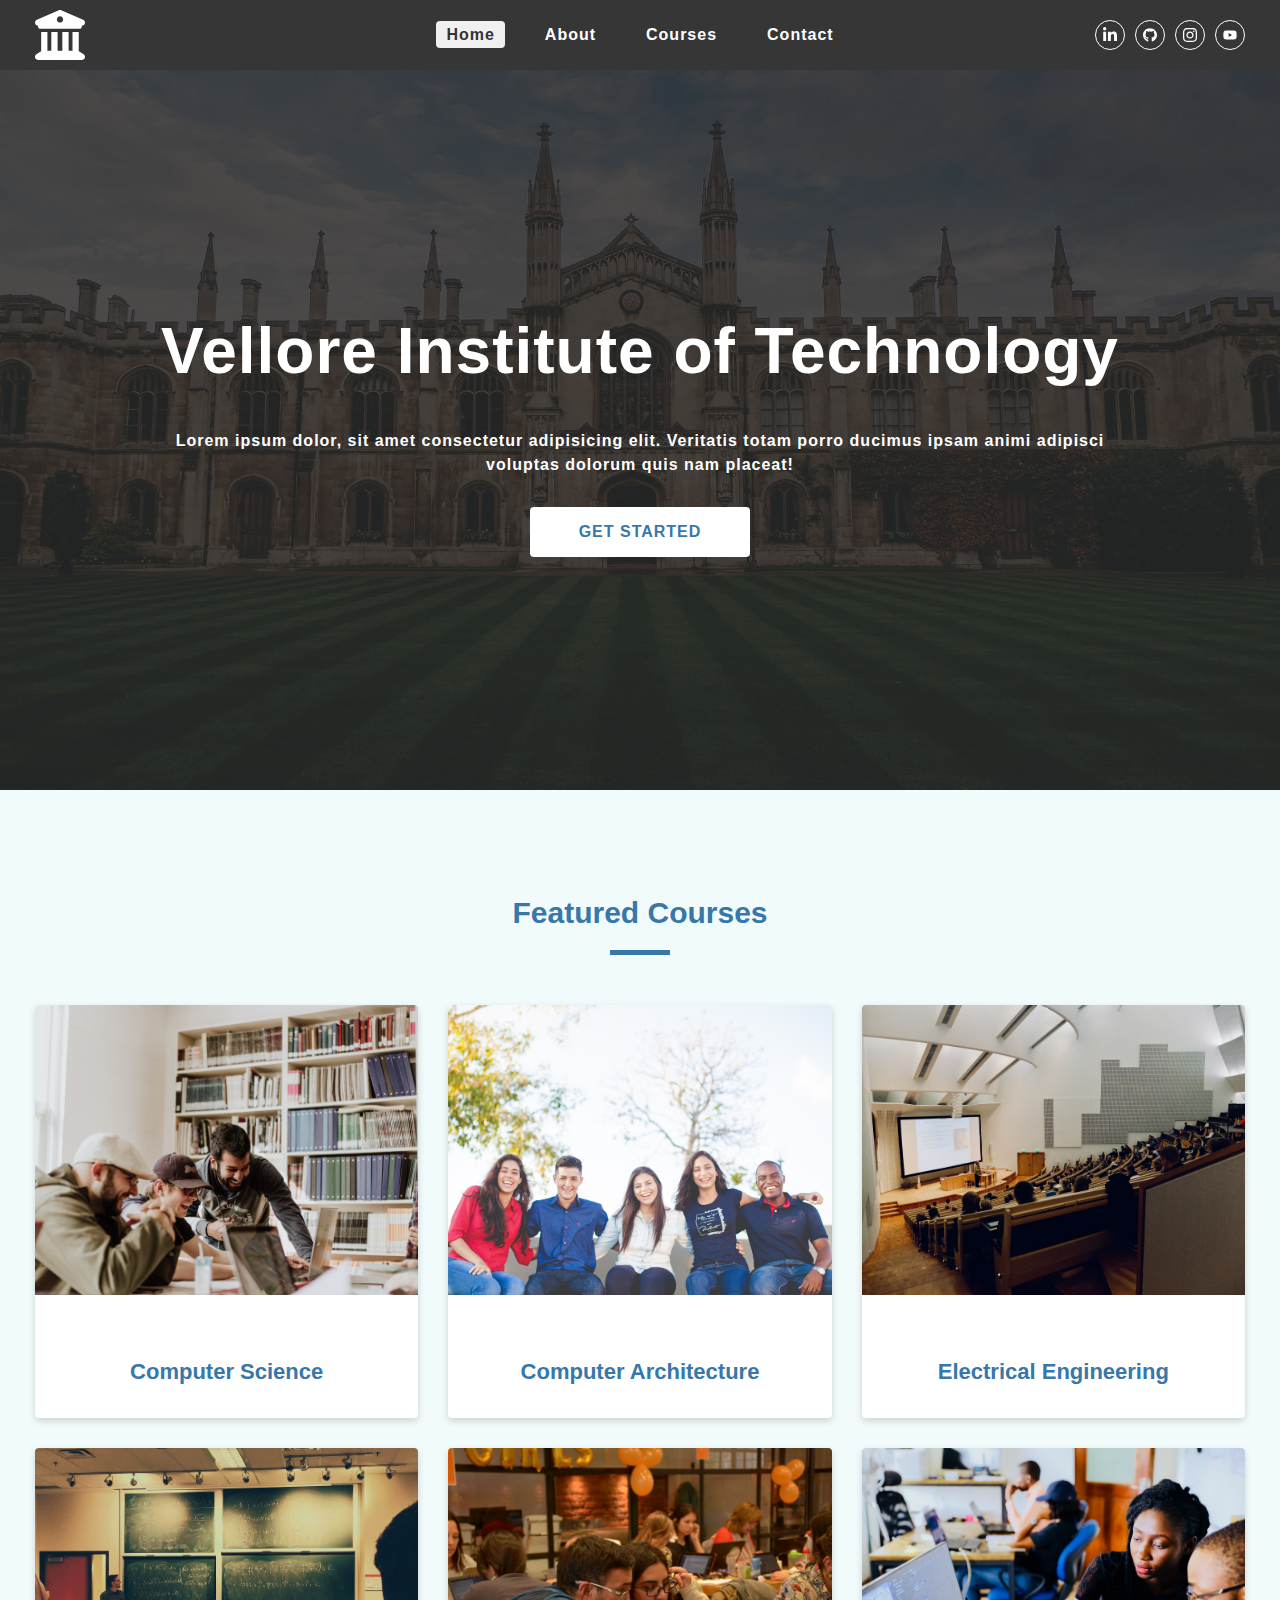
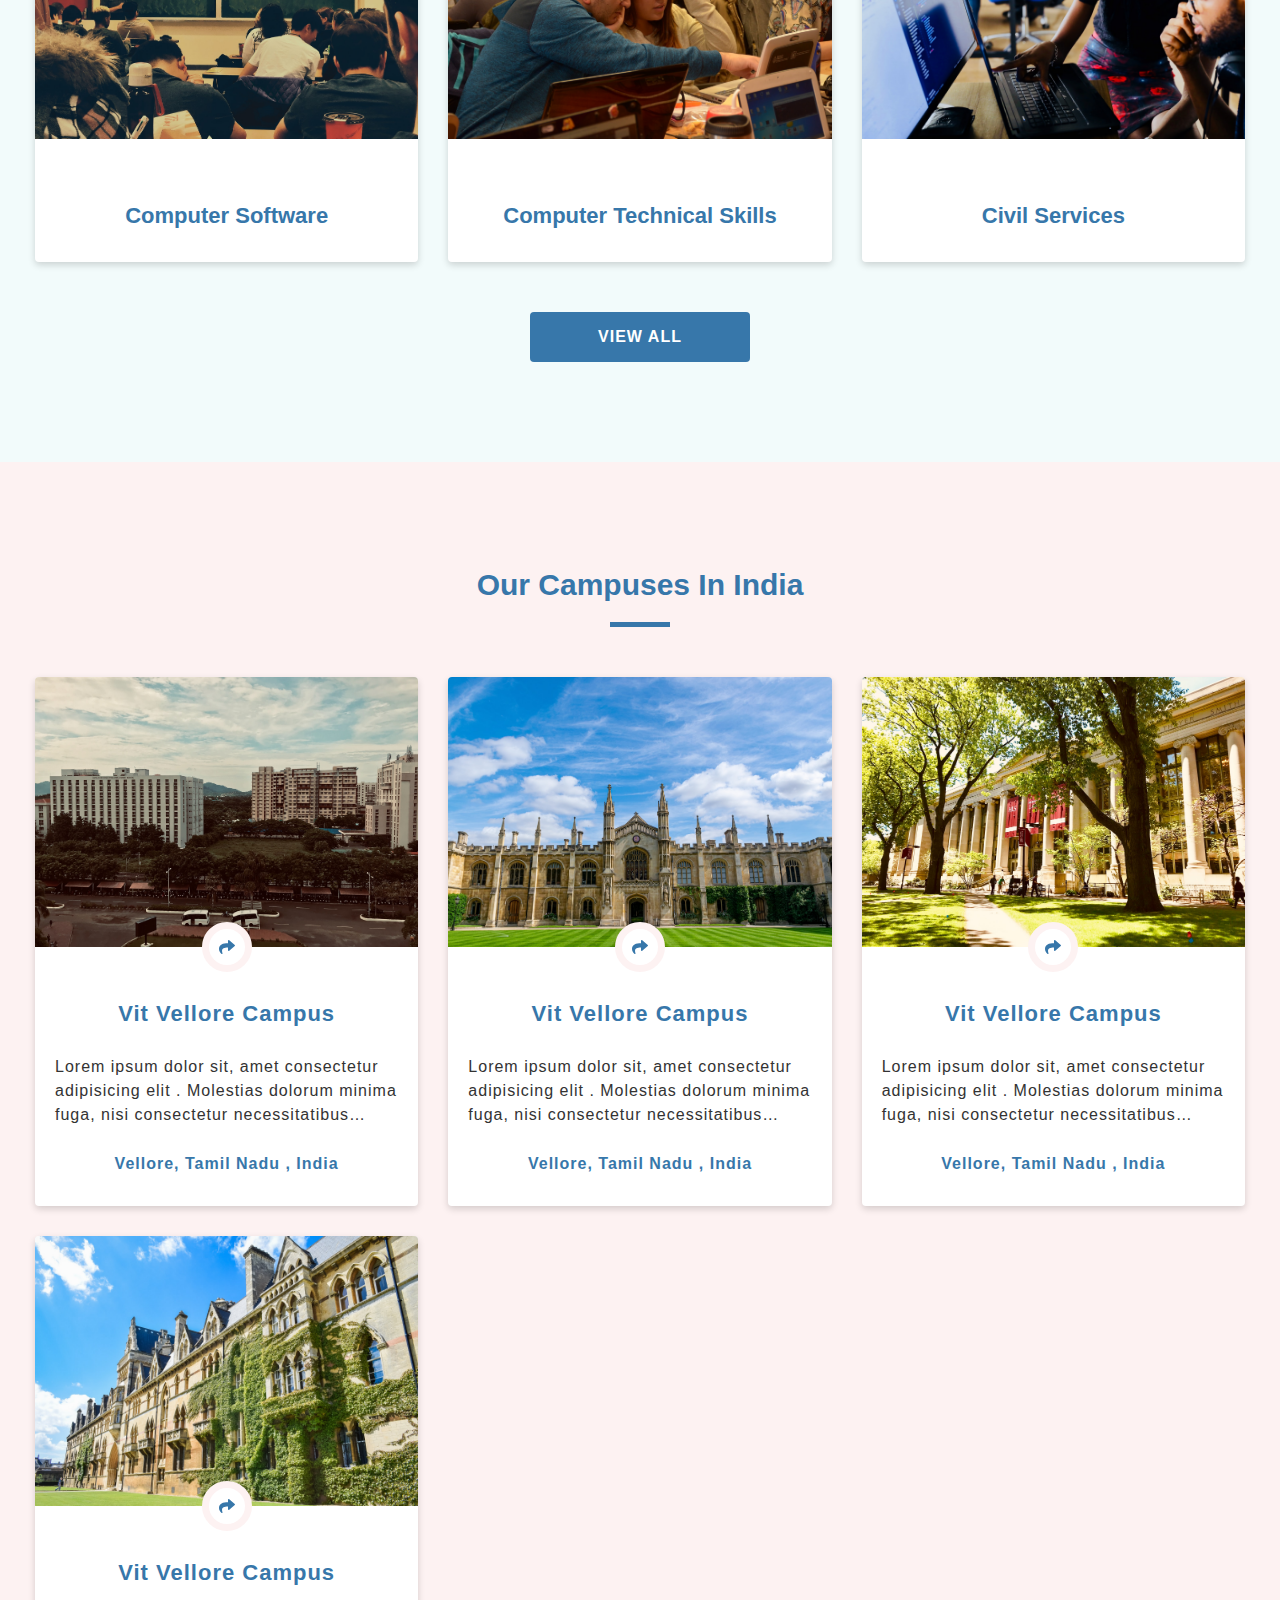
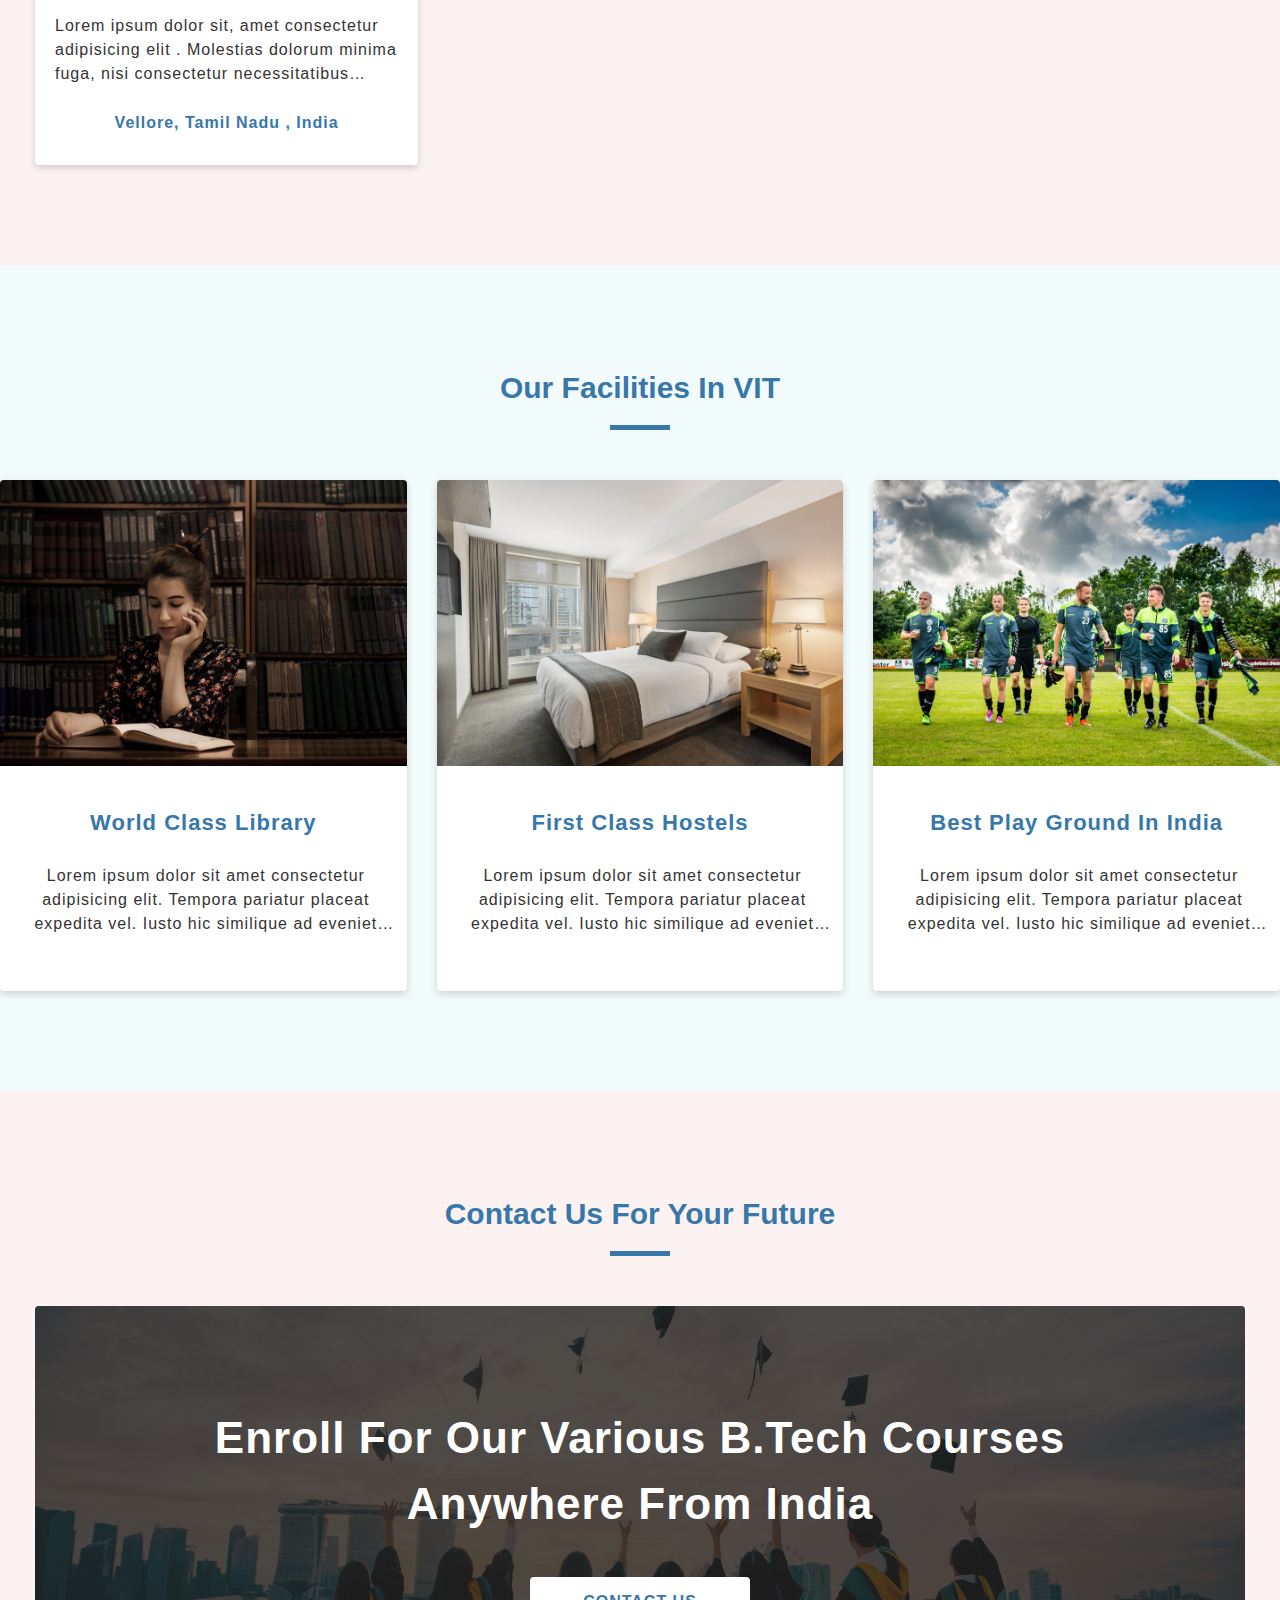
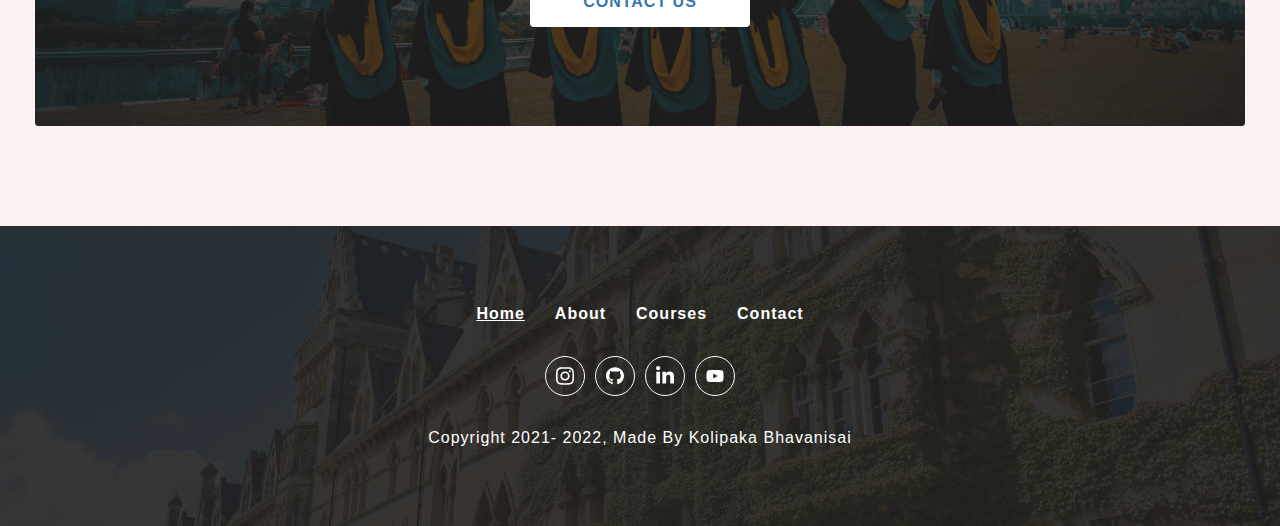
<file: index.html>
<!DOCTYPE html>
<html lang="en">
<head>
  <meta charset="UTF-8">
  <meta name="viewport" content="width=device-width, initial-scale=1.0">
  <title>Srikanth | vellore Insttute of Technology</title>
  <link rel="shortcut icon" href="./icons/university.svg" />
  <link rel="stylesheet" href="./css/style.css" />
  <link rel="stylesheet" href="./css/common.css"/>
  <link rel="stylesheet" href="./css/nav.css"/>
  <link rel="stylesheet" href="./css/sidebar.css " />
  <link rel="stylesheet" href="./css/footer.css " />
  <link rel="stylesheet" href="./css/home.css" />


</head>
<body >
  <!-- nav section start -->
  <nav class="nav-container ">
    <div class="nav-center wrapper">
      <div class="logo-section">
       <a href="./">
        <img src="./icons/university.svg" alt="university logo"
        class="logo" />
       </a>
      </div>
      <div class="hamburger">
        <img src="./icons/bars.svg" alt="sidebar open close-button" />
      </div>
      <div class="nav-links-main">
        <ul class="nav-links">
          <li><a href="./" class="nav-link active">home</a></li>
          <li><a href="./about.html" class="nav-link">about</a></li>
          <li><a href="./courses.html" class="nav-link">courses</a></li>
          <li><a href="./contact.html" class="nav-link">contact</a></li>
        </ul>
      </div>
      <div class="nav-social-links-main">
        <ul class="nav-social-links">
          <li class="nav-social-link"><a href="#"><img src="./icons/linkedin.svg" alt="linkedin" /></a></li>
          <li class="nav-social-link"><a href="#"><img src="./icons/github.svg" alt="github" /></a></li>
          <li class="nav-social-link"><a href="#"><img src="./icons/instagram.svg" alt="instagram" /></a></li>
          <li class="nav-social-link"><a href="#"><img src="./icons/youtube.svg" alt="youtube" /></a></li>

        </ul>
      </div>
    </div>
  </nav>
  <!--nav scetion end-->

  <!--side section start-->
 <aside class="sidebar-container  ">
  <div class="sidebar-center wrapper">
    <div class="side-header">
      <div class="logo-section">
        <a href="#home"
          ><img
            src="./icons//university.svg"
            alt="university logo"
            class="logo"
        /></a>
      </div>
      <div class="close-button">
        <img src="./icons/close.svg" alt="sidebar close" />
      </div>
    </div>
    <div class="sidebar-content">
      <div class="sidebar-links-main paddingTopMobile-fifty">
        <ul class="sidebar-links " >
          <li><a class="nav-link active" href="./">Home</a></li>
          <li><a class="nav-link" href="./about.html">about</a></li>
          <li><a class="nav-link" href="./courses.html">courses</a></li>
          <li><a class="nav-link" href="./contact.html">contact</a></li>
        </ul>
      </div>
    </div>
  </div>
</aside>
<!--side bar section ends-->

<!--hero section start-->
<div class="home-page page-hero-container">
  <div class="page-hero">
    <div class="hero-img-component">
      <div class="img-container">
        <img src="./assets/university-banner.jpeg" 
        alt="university banner image"/>
      </div>
    </div>
    <div class="hero-box  paddingTopMobile-thirty
    paddingBottomMobile-fourty">
      <div class="hero-content text-center wrapper text-container">
        <h1 class="heading">Vellore Institute of Technology</h1>
        <P class="desc">Lorem ipsum dolor, sit amet consectetur adipisicing elit.
           Veritatis totam porro ducimus ipsam animi adipisci voluptas dolorum 
           quis nam placeat!</P>
           <div class="button-container">
            <a href="./contact.html" class="home-button button-primary-light">get started</a>
           </div>
      </div>
    </div>
  </div>
</div>
<!--hero section end-->

<!-- featured courses start -->
<div class="featured-courses-container light-blue-background">
  <div class="featured-courses-center wrapper">
    <div
      class="section-title paddingTopDesktop-hundred paddingTopMobile-fifty"
    >
      <h3 class="title">featured courses</h3>
      <div class="underline"></div>
    </div>
    <section
      class="featured-courses 
      paddingTopMobile-fifty paddingTopDesktop-fifty paddingBottomDesktop-fifty paddingTopMobile-fifty paddingBottomMobile-fifty three-column-layout"
    >
      <!-- single course start -->
      <article class="single-course">
        <div class="img-container">
          <img src="./assets/course-1.jpeg" alt="computer science" />
        </div>
        <div class="course-title">
          <p>computer science</p>
        </div>
      </article>
      <!-- single course end -->
      <!-- single course start -->
      <article class="single-course">
        <div class="img-container">
          <img src="./assets/course-2.jpeg" alt="computer science" />
        </div>
        <div class="course-title">
          <p>computer architecture</p>
        </div>
      </article>
      <!-- single course end -->
      <!-- single course start -->
      <article class="single-course">
        <div class="img-container">
          <img src="./assets/course-3.jpeg" alt="computer science" />
        </div>
        <div class="course-title">
          <p>electrical engineering</p>
        </div>
      </article>
      <!-- single course end -->
      <!-- single course start -->
      <article class="single-course">
        <div class="img-container">
          <img src="./assets/course-4.jpeg" alt="computer science" />
        </div>
        <div class="course-title">
          <p>computer software</p>
        </div>
      </article>
      <!-- single course end -->
      <!-- single course start -->
      <article class="single-course">
        <div class="img-container">
          <img src="./assets/course-5.jpeg" alt="computer science" />
        </div>
        <div class="course-title">
          <p>computer technical skills</p>
        </div>
      </article>
      <!-- single course end -->
      <!-- single course start -->
      <article class="single-course">
        <div class="img-container">
          <img src="./assets/course-6.jpeg" alt="computer science" />
        </div>
        <div class="course-title">
          <p>civil services</p>
        </div>
      </article>
      <!-- single course end -->
    </section>
    <div
      class="paddingBottomMobile-fifty paddingBottomDesktop-hundred text-center"
    >
      <a
        href="./courses.html"
        class="button-primary-dark display-inline-flex"
        >view all</a
      >
    </div>
  </div>
</div>
<!-- featured courses end -->

<!--our campuses starts-->
<div class="our-campuses-container light-pink-background">
  <div class="our-campuses-center wrapper">
    <div class="section-title paddingTopDesktop-hundred paddingTopMobile-fifty">
      <h3 class="title">our campuses in india</h3>
      <div class="underline"></div>
    </div>
    <section class="our-campuses paddingTopDesktop-fifty
     paddingBottomDesktop-hundred 
    paddingBottomMobile-fifty paddingTopMobile-fifty
    three-column-layout">
 
    <!--single campuses start-->
   <article class="each-campus">
    <div class="img-container">
      <img src="./assets/campus-1.jpeg" alt="campus-1
      "/>
      <a href="#" class="share-icon-campus">
        <img src="./icons/share.svg" alt="share icon">
      </a>
    </div>
    <div class="campus-info">
      <h2 class="campus-title">vit vellore campus</h2>
        <p class="desc">Lorem ipsum dolor sit, amet consectetur adipisicing elit
          . Molestias dolorum minima fuga, nisi consectetur necessitatibus
           dolore consequatur doloremque nihil iusto!</p>
           <h4 class="address">vellore, tamil nadu , india</h4>
      
    </div>
   </article>
    <!--SINGLE campus ends-->

    <!--single campuses start-->
   <article class="each-campus">
    <div class="img-container">
      <img src="./assets/campus-2.jpeg" alt="campus-1
      "/>
      <a href="#" class="share-icon-campus">
        <img src="./icons/share.svg" alt="share icon">
      </a>
    </div>
    <div class="campus-info">
      <h2 class="campus-title">vit vellore campus</h2>
      <p class="desc">Lorem ipsum dolor sit, amet consectetur adipisicing elit
        . Molestias dolorum minima fuga, nisi consectetur necessitatibus
         dolore consequatur doloremque nihil iusto!</p>
         <h4 class="address">vellore, tamil nadu , india</h4>
    </div>
   </article>
    <!--SINGLE campus ends-->

    <!--single campuses start-->
   <article class="each-campus">
    <div class="img-container">
      <img src="./assets/campus-3.jpeg" alt="campus-1
      "/>
      <a href="#" class="share-icon-campus">
        <img src="./icons/share.svg" alt="share icon">
      </a>
    </div>
    <div class="campus-info">
      <h2 class="campus-title">vit vellore campus</h2>
        <p class="desc">Lorem ipsum dolor sit, amet consectetur adipisicing elit
          . Molestias dolorum minima fuga, nisi consectetur necessitatibus
           dolore consequatur doloremque nihil iusto!</p>
           <h4 class="address">vellore, tamil nadu , india</h4>
    </div>
   </article>
    <!--SINGLE campus ends-->

    <!--single campuses start-->
   <article class="each-campus">
    <div class="img-container">
      <img src="./assets/campus-4.jpeg" alt="campus-1
      "/>
      <a href="#" class="share-icon-campus">
        <img src="./icons/share.svg" alt="share icon">
      </a>
    </div>
    <div class="campus-info">
      <h2 class="campus-title">vit vellore campus</h2>
      <p class="desc">Lorem ipsum dolor sit, amet consectetur adipisicing elit
        . Molestias dolorum minima fuga, nisi consectetur necessitatibus
         dolore consequatur doloremque nihil iusto!</p>
         <h4 class="address">vellore, tamil nadu , india</h4>
    </div>
   </article>
    <!--SINGLE campus ends-->
  </section>
  </div>
</div>
<!--our campuses ends-->

<!--facilities section start-->
<div class="our-facilities-container light-blue-background">
  <div class="section-title paddingTopMobile-fifty paddingTopDesktop-hundred">
    <h3 class="title">our facilities in VIT</h3>
    <div class="underline"></div>
  </div>
<section class="our-facilities paddingTopDesktop-fifty
 paddingBottomDesktop-hundred paddingTopMobile-fifty 
paddingBottomMobile-fifty three-column-layout">

<!-- single facility start -->
<article class="each-facility">
  <div class="img-container">
    <img src="./assets/facility-1.jpeg" alt="facilities
    section">
  </div>
  <div class="facility-info paddingTopMobile-thirty
   paddingBottomMobile-thirty paddingTopDesktop-fourty 
   paddingBottomDesktop-thirty text-center">
  <h3 class="facility-title">world class library</h3>
  <p class="facility-desc">
    Lorem ipsum dolor sit amet consectetur adipisicing elit.
     Tempora pariatur placeat expedita vel. Iusto hic similique
      ad eveniet dignissimos enim.
  </p>
  </div>
</article>
<!--single facility end-->

<!-- single facility start -->
<article class="each-facility">
  <div class="img-container">
    <img src="./assets/facility-2.jpeg" alt="facilities
    section">
  </div>
  <div class="facility-info paddingTopMobile-thirty
   paddingBottomMobile-thirty paddingTopDesktop-fourty 
   paddingBottomDesktop-thirty text-center">
  <h3 class="facility-title">first class hostels</h3>
  <p class="facility-desc">
    Lorem ipsum dolor sit amet consectetur adipisicing elit.
     Tempora pariatur placeat expedita vel. Iusto hic similique
      ad eveniet dignissimos enim.
  </p>
  </div>
</article>
<!--single facility end-->
<!-- single facility start -->
<article class="each-facility">
  <div class="img-container">
    <img src="./assets/facility-3.jpeg" alt="facilities
    section">
  </div>
  <div class="facility-info paddingTopMobile-thirty
   paddingBottomMobile-thirty paddingTopDesktop-fourty 
   paddingBottomDesktop-thirty text-center">
  <h3 class="facility-title">best play ground in india</h3>
  <p class="facility-desc">
    Lorem ipsum dolor sit amet consectetur adipisicing elit.
     Tempora pariatur placeat expedita vel. Iusto hic similique
      ad eveniet dignissimos enim.
  </p>
  </div>
</article>
<!--single facility end-->
</section>
</div>
<!--facilities section ends-->


<!--contact promotion section start-->
<div class="contact-promotion-container light-pink-background">
  <div class="contact-promotion-center wrapper">
    <div
      class="section-title paddingTopDesktop-hundred paddingTopMobile-fifty"
    >
      <h3 class="title">contact us for your future</h3>
      <div class="underline"></div>
    </div>
    <section
      class="contact-promotion paddingTopDesktop-fifty paddingBottomDesktop-hundred paddingTopMobile-fifty paddingBottomMobile-fifty"
    >
      <div class="contact-promo-img">
        <img
          src="./assets/contact-promotion.jpeg"
          alt="contact promotion image"
        />
        <div class="contact-info-container text-center text-container">
          <h2 class="contact-heading">
            enroll for our various b.tech courses anywhere from india
          </h2>
          <a href="./contact.html" class="button-primary-light"
            >contact us</a>
        </div>
      </div>
    </section>
  </div>
</div>
  <!--contact promotion section ends-->

<!--footer star-->
  <footer class="footer-container">
    <div class="footer-center wrapper">
      <div class="footer-links-main">
        <ul class="footer-links">
          <li><a href="./" class="footer-link active">home</a></li>
          <li><a href="./about.html" class="footer-link">about</a></li>
          <li><a href="./courses.html" class="footer-link">courses</a></li>
          <li><a href="./contact.html" class="footer-link">contact</a></li>
        </ul>
      </div>
      <div class="social-links-main">
        <ul class="social-links">
          <li class="social-link"><a href="#"><img src="./icons/instagram.svg" alt="instagram"/></a></li>
          <li class="social-link"><a href="#"><img src="./icons/github.svg" alt="github"/></a></li>
          <li class="social-link"><a href="#"><img src="./icons/linkedin.svg" alt="linkedin"/></a></li>
          <li class="social-link"><a href="#"><img src="./icons/youtube.svg" alt="youtube"/></a></li>

        </ul>
      </div>
      <div class="footer-copy-right">
        <p>copyright 2021- <span class="copyright-date">2022</span>, made by kolipaka bhavanisai</p>
      </div>
    </div>
  </footer>
<!--fotter end-->

<!--script start-->
<script src="./js/app.js"></script>
<!--script end-->
</body>
</html>
</file>
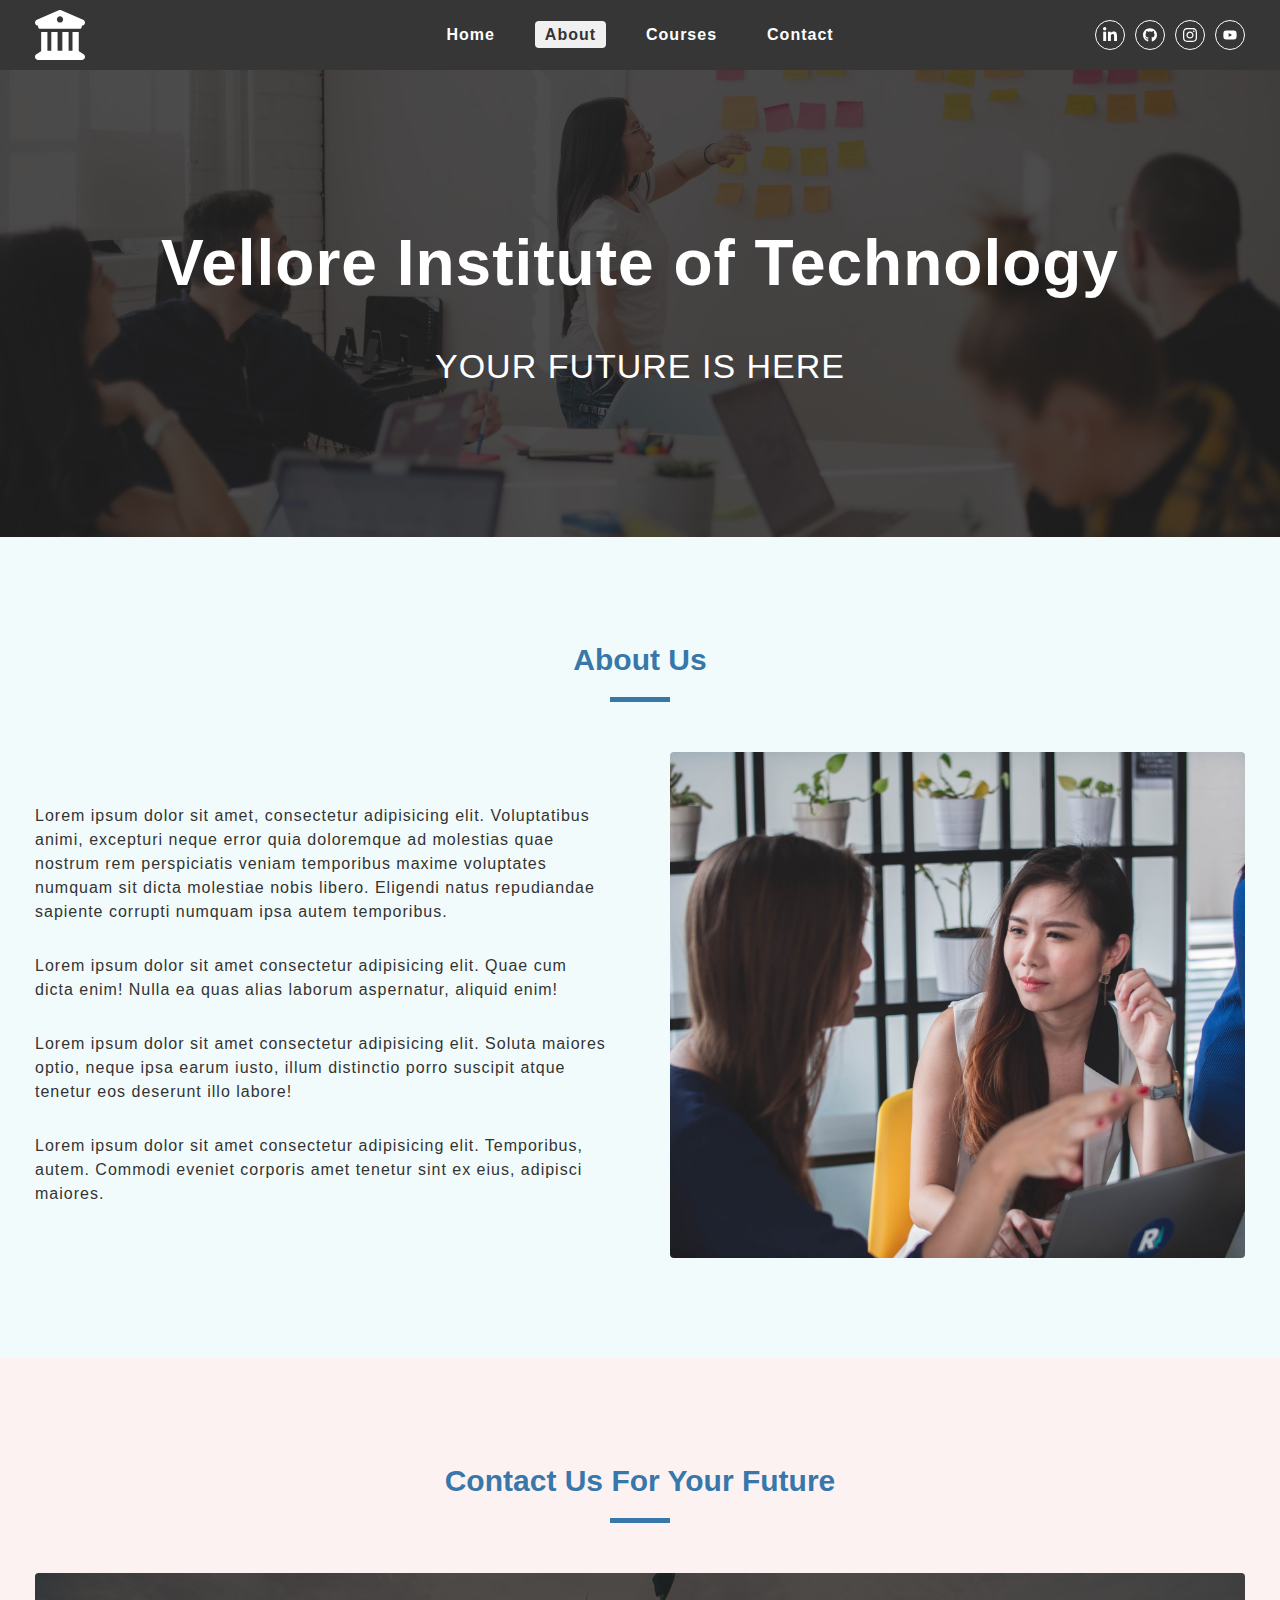
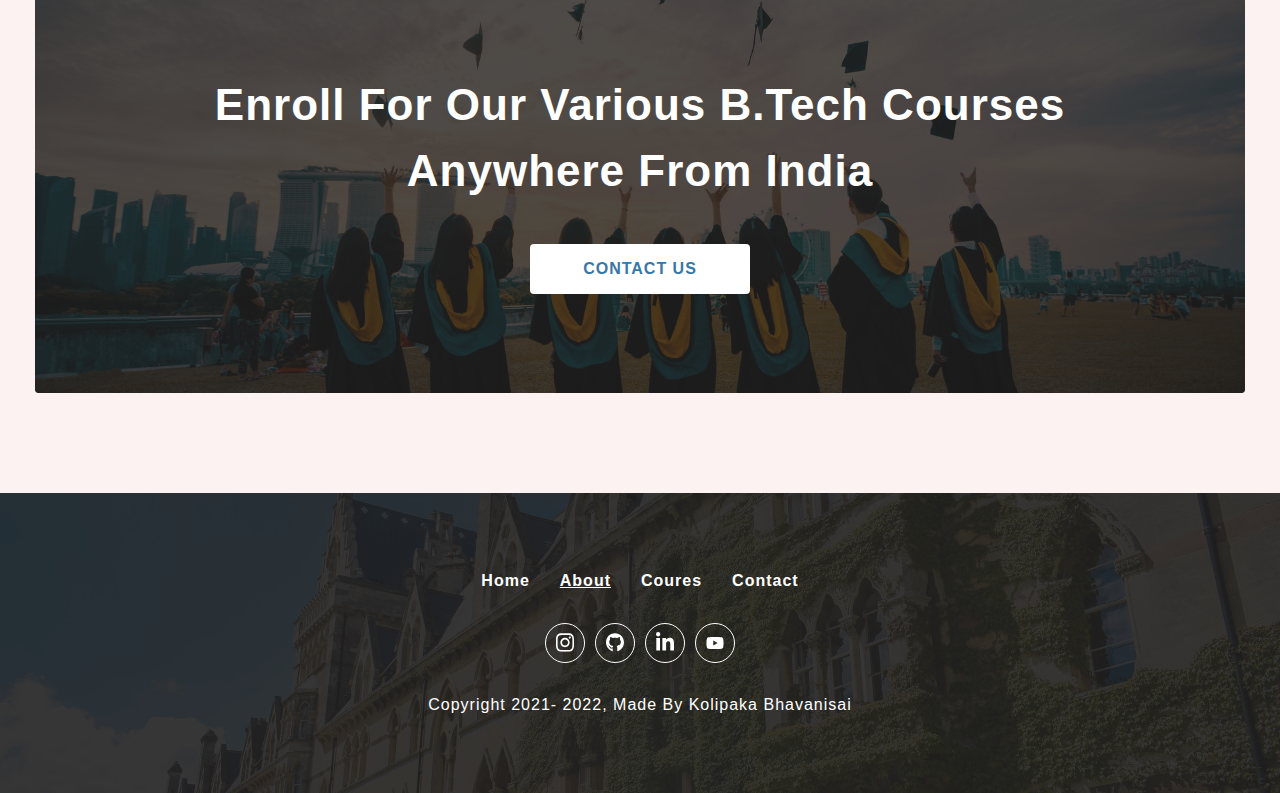
<file: about.html>
<!DOCTYPE html>
<html lang="en">
<head>
  <meta charset="UTF-8">
  <meta name="viewport" content="width=device-width, initial-scale=1.0">
  <title>Srikanth | about vellore Insttute of Technology</title>
  <link rel="shortcut icon" href="./icons/university.svg" />
  <link rel="stylesheet" href="./css/style.css" />
  <link rel="stylesheet" href="./css/common.css"/>
  <link rel="stylesheet" href="./css/nav.css"/>
  <link rel="stylesheet" href="./css/sidebar.css " />
  <link rel="stylesheet" href="./css/footer.css " />
  <link rel="stylesheet" href="./css/home.css" />
  <link rel="stylesheet" href="./css/single-featured.css"/>


</head>
<body >
  <!-- nav section start -->
  <nav class="nav-container">
    <div class="nav-center wrapper">
      <div class="logo-section">
       <a href="./">
        <img src="./icons/university.svg" alt="university logo"
        class="logo" />
       </a>
      </div>
      <div class="hamburger">
        <img src="./icons/bars.svg" alt="sidebar open close-button" />
      </div>
      <div class="nav-links-main">
        <ul class="nav-links">
          <li><a href="./" class="nav-link">home</a></li>
          <li><a href="./about.html" class="nav-link active">about</a></li>
          <li><a href="./courses.html" class="nav-link">courses</a></li>
          <li><a href="./contact.html" class="nav-link">contact</a></li>
        </ul>
      </div>
      <div class="nav-social-links-main">
        <ul class="nav-social-links">
          <li class="nav-social-link"><a href="#"><img src="./icons/linkedin.svg" alt="linkedin" /></a></li>
          <li class="nav-social-link"><a href="#"><img src="./icons/github.svg" alt="github" /></a></li>
          <li class="nav-social-link"><a href="#"><img src="./icons/instagram.svg" alt="instagram" /></a></li>
          <li class="nav-social-link"><a href="#"><img src="./icons/youtube.svg" alt="youtube" /></a></li>

        </ul>
      </div>
    </div>
  </nav>
  <!--nav scetion end-->

  <!--side section start-->
 <aside class="sidebar-container  ">
  <div class="sidebar-center wrapper">
    <div class="side-header">
      <div class="logo-section">
        <a href="#home"
          ><img
            src="./icons//university.svg"
            alt="university logo"
            class="logo"
        /></a>
      </div>
      <div class="close-button">
        <img src="./icons/close.svg" alt="sidebar close" />
      </div>
    </div>
    <div class="sidebar-content">
      <div class="sidebar-links-main paddingTopMobile-fifty">
        <ul class="sidebar-links " >
          <li><a class="nav-link " href="./">Home</a></li>
          <li><a class="nav-link active" href="./about.html">about</a></li>
          <li><a class="nav-link" href="./courses.html">courses</a></li>
          <li><a class="nav-link" href="./contact.html">contact</a></li>
        </ul>
      </div>
    </div>
  </div>
</aside>
<!--side bar section ends-->

<!--hero section start-->
<div class="page-hero-container">
  <div class="page-hero">
    <div class="hero-img-component">
      <div class="img-container">
        <img src="./assets/about-banner.jpeg" 
        alt="about banner image"/>
      </div>
    </div>
    <div class="hero-box paddingTopMobile-thirty paddingBottomMobile-fourty">
      <div class="hero-content text-center wrapper text-container">
        <h1 class="heading">Vellore Institute of Technology</h1>
           <div class="small-heading">
           your future is here
           </div>
      </div>
    </div>
  </div>
</div>
<!--hero section ends-->

<!--single featured container start -->
<div class="single-featured-container light-blue-background reverse-content">
  <div class="single-featured-center wrapper">
    <div class="section-title paddingTopDesktop-hundred
    paddingTopMobile-fifty">
      <h3 class="title">about us
      </h3>
      <div class="underline"></div>
    </div>
    <div class="single-featured paddingBottomMobile-fifty  paddingTopDesktop-fifty 
    paddingBottomDesktop-hundred paddingTopMobile-fifty
    ">
      <div class="img-component single-featured-image paddingBottomMobile-fifty">
        <img src="./assets/about-section.jpeg" alt="about section image" />   
      </div>
      <div class="single-featured-text-component">
        <div class="featured-center">
          <div class="about-info">
            <p>Lorem ipsum dolor sit amet, consectetur adipisicing elit. Voluptatibus animi, excepturi neque error quia doloremque ad molestias quae nostrum rem perspiciatis veniam temporibus maxime voluptates numquam sit dicta molestiae nobis libero. Eligendi natus repudiandae sapiente corrupti numquam ipsa autem temporibus.</p>
            <p>Lorem ipsum dolor sit amet consectetur adipisicing elit. Quae cum dicta enim! Nulla ea quas alias laborum aspernatur, aliquid enim!</p>
            <p>Lorem ipsum dolor sit amet consectetur adipisicing elit. Soluta maiores optio, neque ipsa earum iusto, illum distinctio porro suscipit atque tenetur eos deserunt illo labore!</p>
            <p>Lorem ipsum dolor sit amet consectetur adipisicing elit. Temporibus, autem. Commodi eveniet corporis amet tenetur sint ex eius, adipisci maiores.</p>
          </div>
        </div>
      </div>
    </div>
  </div>
</div>
<!--single featured container end-->

<!--contact promotion section start-->
<div class="contact-promotion-container light-pink-background">
  <div class="contact-promotion-center wrapper">
    <div
      class="section-title paddingTopDesktop-hundred paddingTopMobile-fifty"
    >
      <h3 class="title">contact us for your future</h3>
      <div class="underline"></div>
    </div>
    <section
      class="contact-promotion paddingTopDesktop-fifty paddingBottomDesktop-hundred paddingTopMobile-fifty paddingBottomMobile-fifty"
    >
      <div class="contact-promo-img">
        <img
          src="./assets/contact-promotion.jpeg"
          alt="contact promotion image"
        />
        <div class="contact-info-container text-center text-container">
          <h2 class="contact-heading">
            enroll for our various b.tech courses anywhere from india
          </h2>
          <a href="./contact.html" class="button-primary-light"
            >contact us</a
          >
        </div>
      </div>
    </section>
  </div>
</div>
  <!--contact promotion section ends-->

<!--footer star-->
  <footer class="footer-container">
    <div class="footer-center wrapper">
      <div class="footer-links-main">
        <ul class="footer-links">
          <li><a href="./" class="footer-link ">home</a></li>
          <li><a href="./about.html" class="footer-link active">about</a></li>
          <li><a href="./courses.html" class="footer-link">coures</a></li>
          <li><a href="./contact.html" class="footer-link">contact</a></li>
        </ul>
      </div>
      <div class="social-links-main">
        <ul class="social-links">
          <li class="social-link"><a href="#"><img src="./icons/instagram.svg" alt="instagram"/></a></li>
          <li class="social-link"><a href="#"><img src="./icons/github.svg" alt="github"/></a></li>
          <li class="social-link"><a href="#"><img src="./icons/linkedin.svg" alt="linkedin"/></a></li>
          <li class="social-link"><a href="#"><img src="./icons/youtube.svg" alt="youtube"/></a></li>

        </ul>
      </div>
      <div class="footer-copy-right">
        <p>copyright 2021- <span class="copyright-date">2022</span>, made by kolipaka bhavanisai</p>
      </div>
    </div>
  </footer>
<!--fotter end-->
<!--script start-->
<script src="./js/app.js"></script>
<!--script end-->
</body>
</html>
</file>
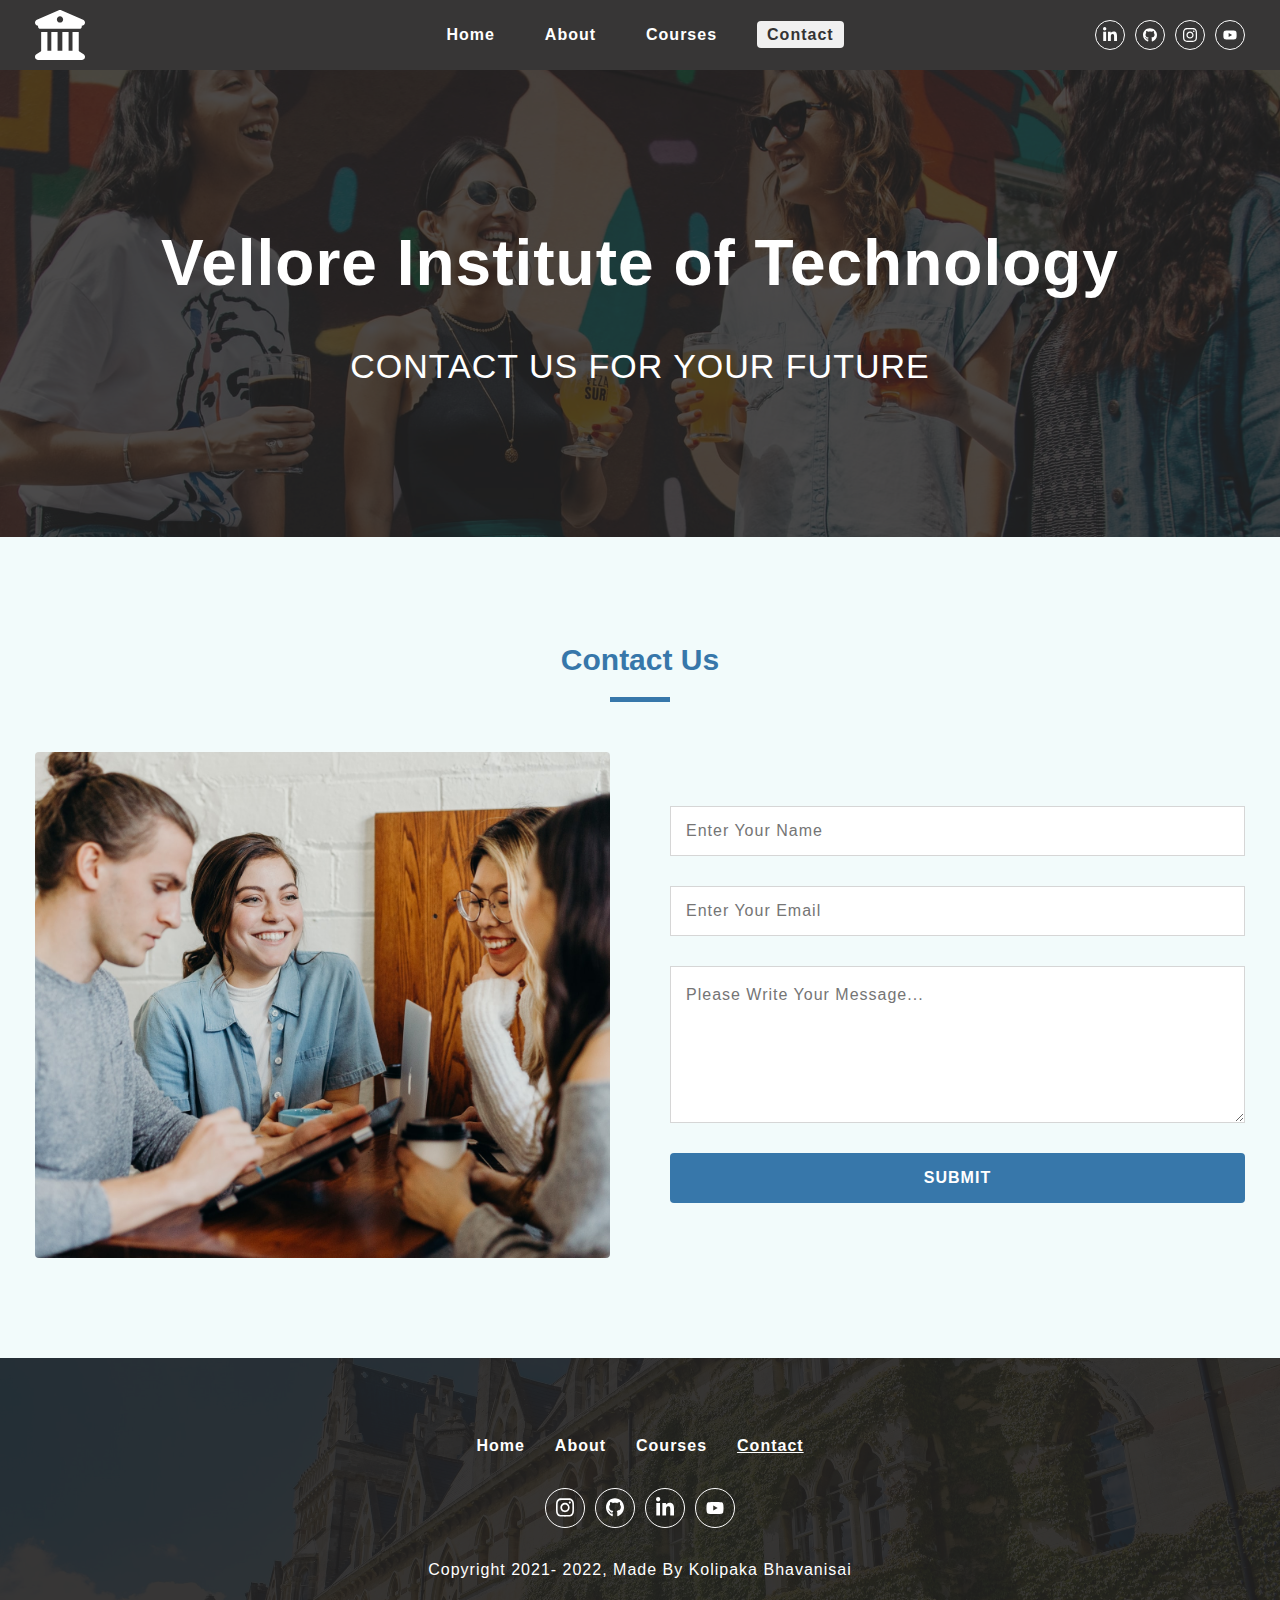
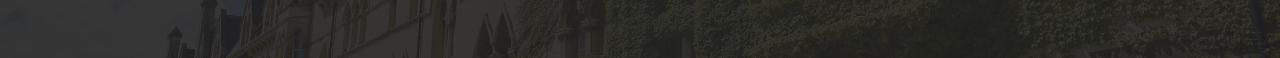
<file: contact.html>
<!DOCTYPE html>
<html lang="en">
<head>
  <meta charset="UTF-8">
  <meta name="viewport" content="width=device-width, initial-scale=1.0">
  <title>Srikanth | contact vellore Insttute of Technology</title>
  <link rel="shortcut icon" href="./icons/university.svg" />
  <link rel="stylesheet" href="./css/style.css" />
  <link rel="stylesheet" href="./css/common.css"/>
  <link rel="stylesheet" href="./css/nav.css"/>
  <link rel="stylesheet" href="./css/sidebar.css " />
  <link rel="stylesheet" href="./css/footer.css " />
  <link rel="stylesheet" href="./css/single-featured.css" />
  <link rel="stylesheet" href="./css/home.css"/>
  
</head>
<body >
  <!-- nav section start -->
  <nav class="nav-container">
    <div class="nav-center wrapper">
      <div class="logo-section">
       <a href="./">
        <img src="./icons/university.svg" alt="university logo"
        class="logo" />
       </a>
      </div>
      <div class="hamburger">
        <img src="./icons/bars.svg" alt="sidebar open close-button" />
      </div>
      <div class="nav-links-main">
        <ul class="nav-links">
          <li><a href="./" class="nav-link ">home</a></li>
          <li><a href="./about.html" class="nav-link">about</a></li>
          <li><a href="./courses.html" class="nav-link ">courses</a></li>
          <li><a href="./contact.html" class="nav-link active">contact</a></li>
        </ul>
      </div>
      <div class="nav-social-links-main">
        <ul class="nav-social-links">
          <li class="nav-social-link"><a href="#"><img src="./icons/linkedin.svg" alt="linkedin" /></a></li>
          <li class="nav-social-link"><a href="#"><img src="./icons/github.svg" alt="github" /></a></li>
          <li class="nav-social-link"><a href="#"><img src="./icons/instagram.svg" alt="instagram" /></a></li>
          <li class="nav-social-link"><a href="#"><img src="./icons/youtube.svg" alt="youtube" /></a></li>

        </ul>
      </div>
    </div>
  </nav>
  <!--nav scetion end-->

  <!--side section start-->
 <aside class="sidebar-container  ">
  <div class="sidebar-center wrapper">
    <div class="side-header">
      <div class="logo-section">
        <a href="#home"
          ><img
            src="./icons//university.svg"
            alt="university logo"
            class="logo"
        /></a>
      </div>
      <div class="close-button">
        <img src="./icons/close.svg" alt="sidebar close" />
      </div>
    </div>
    <div class="sidebar-content">
      <div class="sidebar-links-main paddingTopMobile-fifty">
        <ul class="sidebar-links " >
          <li><a class="nav-link " href="./">Home</a></li>
          <li><a class="nav-link" href="./about.html">about</a></li>
          <li><a class="nav-link" href="./courses.html">courses</a></li>
          <li><a class="nav-link active" href="./contact.html">contact</a></li>
        </ul>
      </div>
    </div>
  </div>
</aside>
<!--side bar section ends-->

<!--hero section start-->
<div class="page-hero-container">
  <div class="page-hero">
    <div class="hero-img-component">
      <div class="img-container">
        <img src="./assets/contact-banner.jpeg" 
        alt="about banner image"/>
      </div>
    </div>
    <div class="hero-box paddingTopMobile-thirty paddingBottomMobile-fourty">
      <div class="hero-content text-center wrapper text-container">
        <h1 class="heading">Vellore Institute of Technology</h1>
           <div class="small-heading">
           contact us for your future 
           </div>
      </div>
    </div>
  </div>
</div>
<!--hero section ends-->

<!--single-featured container start-->
<div class="single-featured-container
 light-blue-background">
<div class="single-featured-center wrapper">
  <div class="section-title paddingTopMobile-fifty paddingTopDesktop-hundred">
    <h3 class="title">contact us</h3>
    <div class="underline"></div>
  </div>
<div class="single-featured paddingTopDesktop-fifty 
 paddingTopMobile-fifty paddingBottomDesktop-hundred
paddingBottomMobile-fifty">
  <div class="image-component single-featured-image paddingBottomMobile-fifty">
    <img src="./assets/contact-section.jpeg" 
    alt="contact section image"/>
  </div>
  <div class="single-featured-text-component">
    <div class="featured-center">
      <div class="about-info">
         <form class="contact-us-form">
                  <input
                    type="text"
                    class="primary-input full-width-mobile full-width-desktop"
                    placeholder="Enter your name"
                    required
                  />
                  <input
                    type="email"
                    class="primary-input full-width-mobile full-width-desktop"
                    placeholder="Enter your email"
                    required
                  />
                  <textarea
                    name="message"
                    id="message"
                    cols="30"
                    rows="5"
                    class="primary-textarea full-width-mobile full-width-desktop"
                    placeholder="Please write your message..."
                  ></textarea>
                  <button class="button-primary-dark full-width-mobile">
                    submit
                  </button>
                </form>
        
      </div>
    </div>
  </div>
</div>
</div>
</div>
<!--single-featured container end-->

<!--footer star-->
  <footer class="footer-container">
    <div class="footer-center wrapper">
      <div class="footer-links-main">
        <ul class="footer-links">
          <li><a href="./" class="footer-link ">home</a></li>
          <li><a href="./about.html" class="footer-link">about</a></li>
          <li><a href="./courses.html" class="footer-link">courses</a></li>
          <li><a href="./contact.html" class="footer-link active">contact</a></li>
        </ul>
      </div>
      <div class="social-links-main">
        <ul class="social-links">
          <li class="social-link"><a href="#"><img src="./icons/instagram.svg" alt="instagram"/></a></li>
          <li class="social-link"><a href="#"><img src="./icons/github.svg" alt="github"/></a></li>
          <li class="social-link"><a href="#"><img src="./icons/linkedin.svg" alt="linkedin"/></a></li>
          <li class="social-link"><a href="#"><img src="./icons/youtube.svg" alt="youtube"/></a></li>

        </ul>
      </div>
      <div class="footer-copy-right">
        <p>copyright 2021- <span class="copyright-date">2022</span>, made by kolipaka bhavanisai</p>
      </div>
    </div>
  </footer>
<!--fotter end-->

<!--script start-->
<script src="./js/app.js"></script>
<!--script end-->
</body>
</html>
</file>
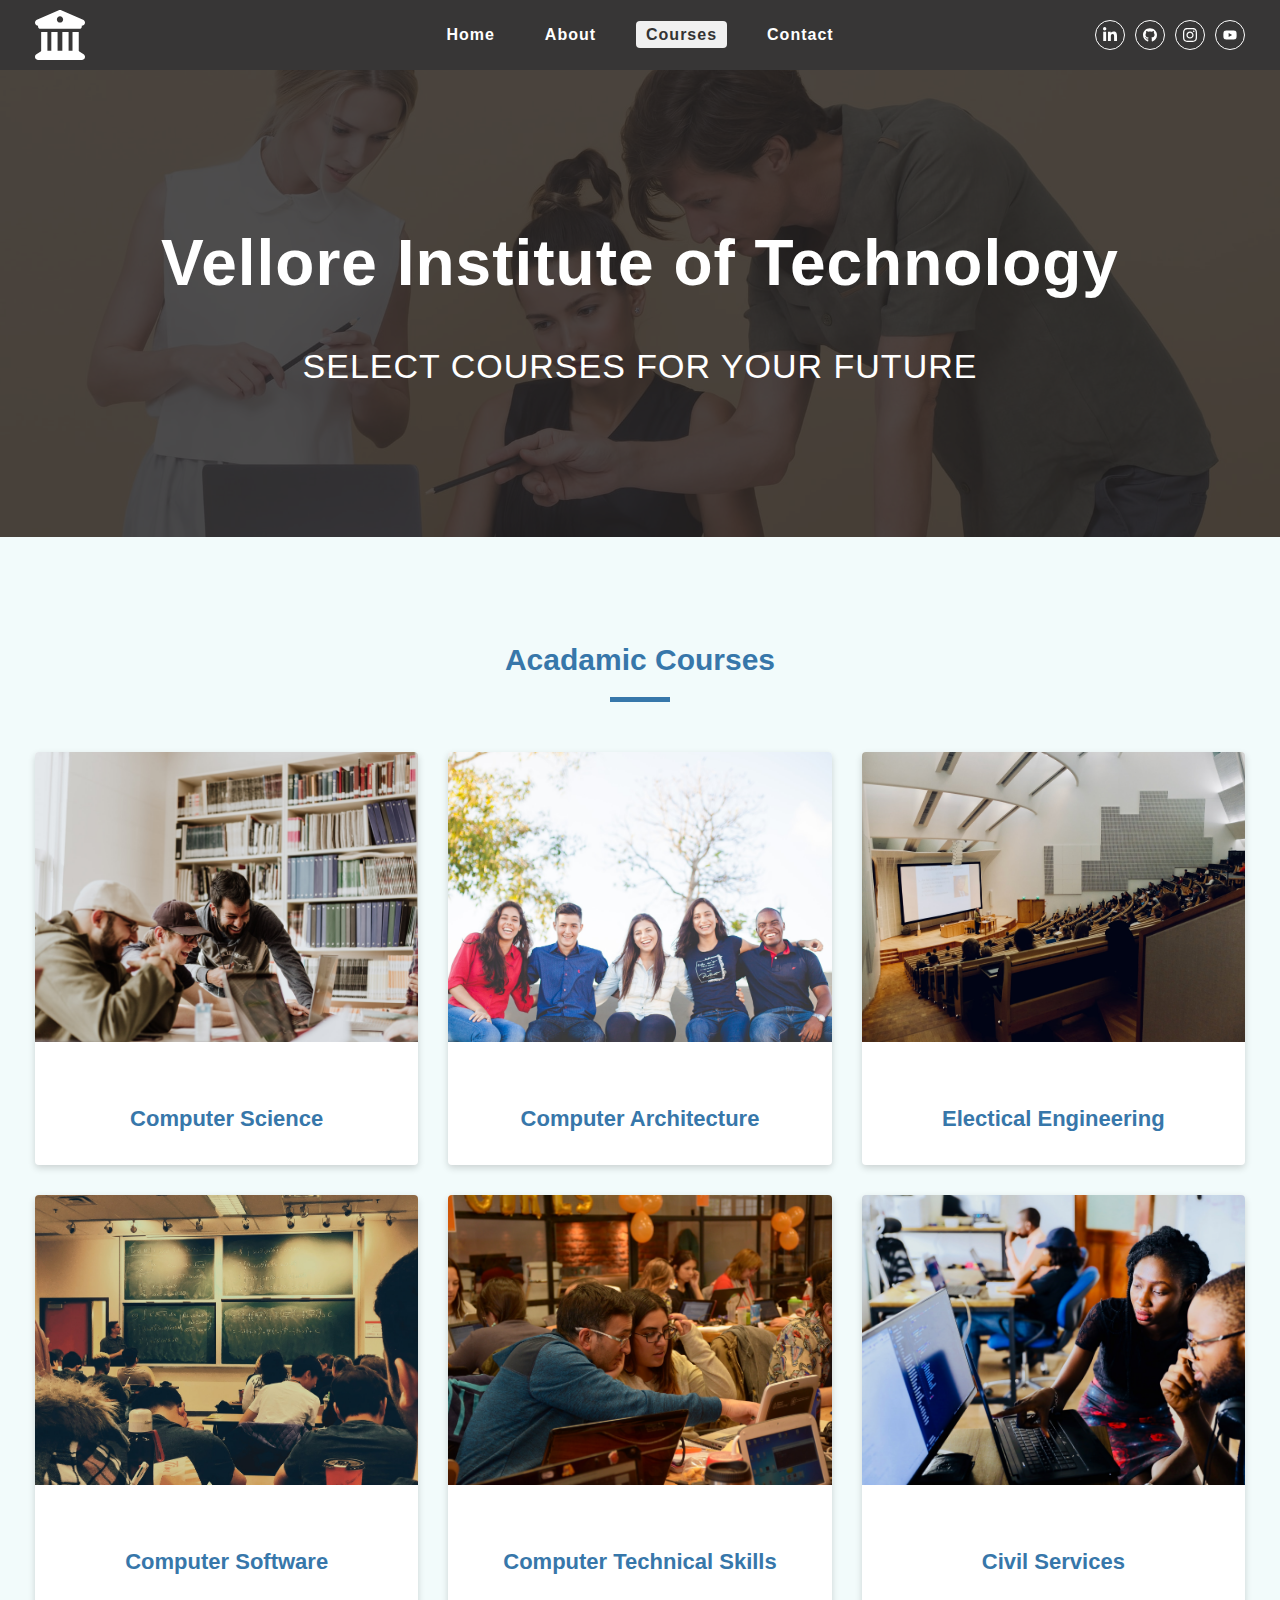
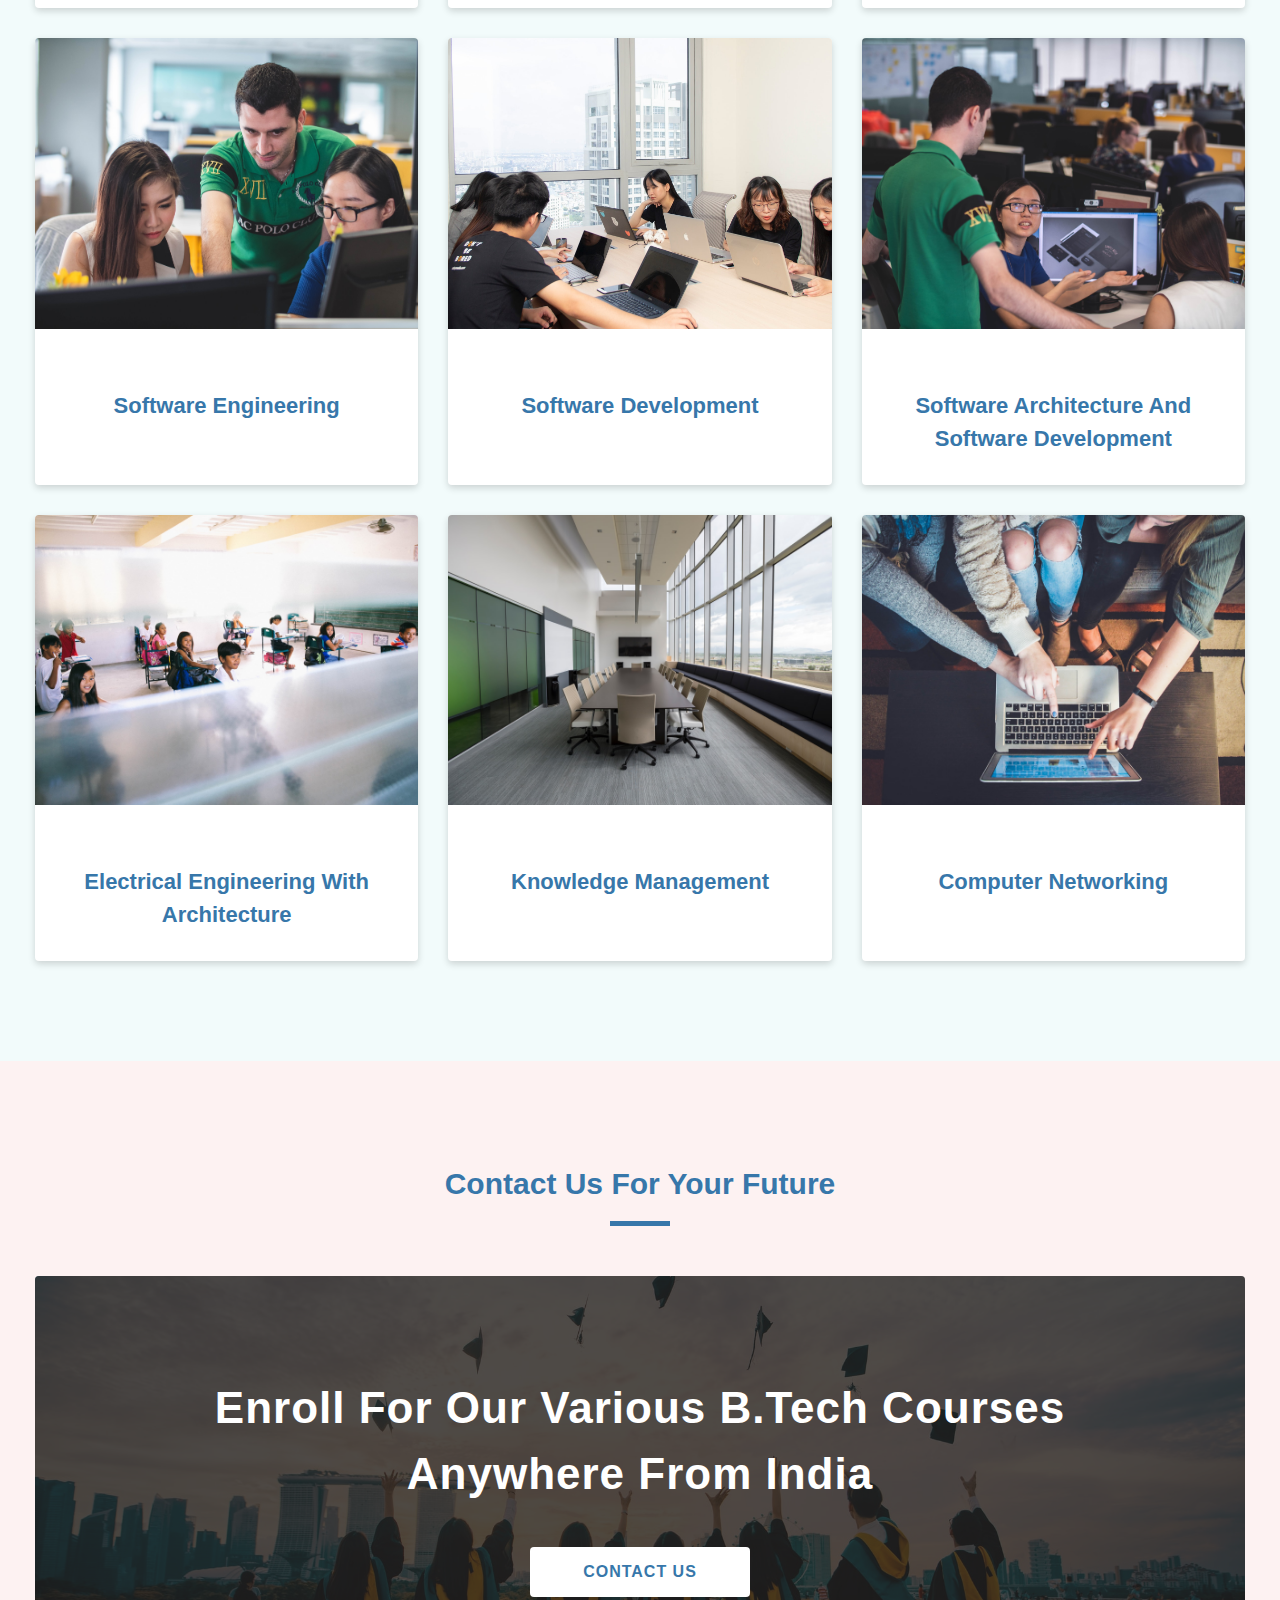
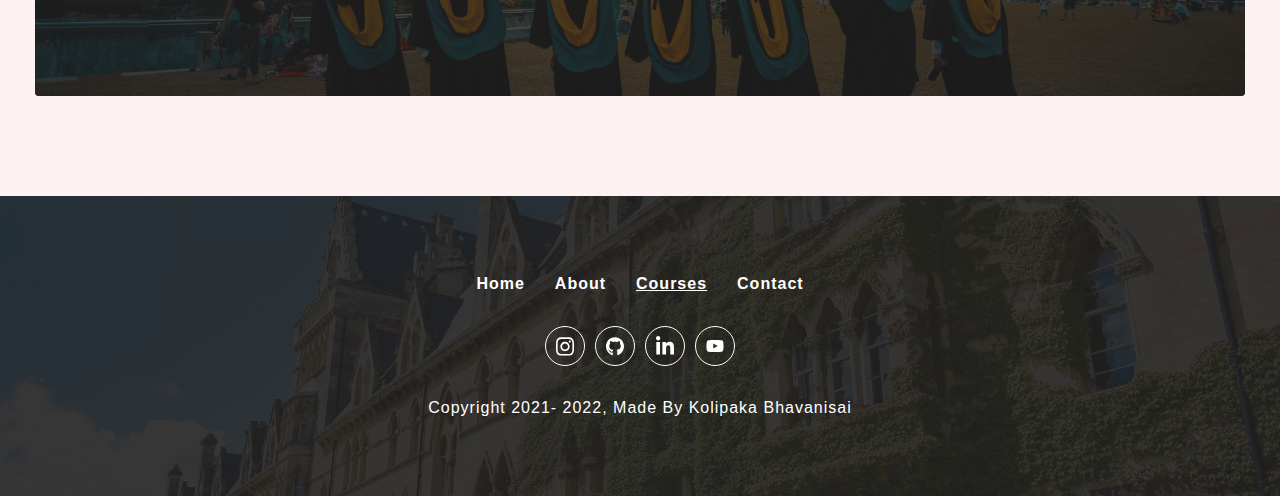
<file: courses.html>
<!DOCTYPE html>
<html lang="en">
<head>
  <meta charset="UTF-8">
  <meta name="viewport" content="width=device-width, initial-scale=1.0">
  <title>Srikanth | courses vellore Insttute of Technology</title>
  <link rel="shortcut icon" href="./icons/university.svg" />
  <link rel="stylesheet" href="./css/style.css" />
  <link rel="stylesheet" href="./css/common.css"/>
  <link rel="stylesheet" href="./css/nav.css"/>
  <link rel="stylesheet" href="./css/sidebar.css " />
  <link rel="stylesheet" href="./css/footer.css " />
  <link rel="stylesheet" href="./css/home.css" />

</head>
<body >
  <!-- nav section start -->
  <nav class="nav-container">
    <div class="nav-center wrapper">
      <div class="logo-section">
       <a href="./">
        <img src="./icons/university.svg" alt="university logo"
        class="logo" />
       </a>
      </div>
      <div class="hamburger">
        <img src="./icons/bars.svg" alt="sidebar open close-button" />
      </div>
      <div class="nav-links-main">
        <ul class="nav-links">
          <li><a href="./" class="nav-link ">home</a></li>
          <li><a href="./about.html" class="nav-link">about</a></li>
          <li><a href="./courses.html" class="nav-link active">courses</a></li>
          <li><a href="./contact.html" class="nav-link">contact</a></li>
        </ul>
      </div>
      <div class="nav-social-links-main">
        <ul class="nav-social-links">
          <li class="nav-social-link"><a href="#"><img src="./icons/linkedin.svg" alt="linkedin" /></a></li>
          <li class="nav-social-link"><a href="#"><img src="./icons/github.svg" alt="github" /></a></li>
          <li class="nav-social-link"><a href="#"><img src="./icons/instagram.svg" alt="instagram" /></a></li>
          <li class="nav-social-link"><a href="#"><img src="./icons/youtube.svg" alt="youtube" /></a></li>

        </ul>
      </div>
    </div>
  </nav>
  <!--nav scetion end-->

  <!--side section start-->
 <aside class="sidebar-container  ">
  <div class="sidebar-center wrapper">
    <div class="side-header">
      <div class="logo-section">
        <a href="#home"
          ><img
            src="./icons//university.svg"
            alt="university logo"
            class="logo"
        /></a>
      </div>
      <div class="close-button">
        <img src="./icons/close.svg" alt="sidebar close" />
      </div>
    </div>
    <div class="sidebar-content">
      <div class="sidebar-links-main paddingTopMobile-fifty">
        <ul class="sidebar-links " >
          <li><a class="nav-link " href="./">Home</a></li>
          <li><a class="nav-link" href="./about.html">about</a></li>
          <li><a class="nav-link" href="./courses.html">courses</a></li>
          <li><a class="nav-link active" href="./contact.html">contact</a></li>
        </ul>
      </div>
    </div>
  </div>
</aside>
<!--side bar section ends-->

<!--hero section start-->
<div class="page-hero-container">
  <div class="page-hero">
    <div class="hero-img-component">
      <div class="img-container">
        <img src="./assets/courses-banner.jpeg" 
        alt="about banner image"/>
      </div>
    </div>
    <div class="hero-box paddingTopMobile-thirty paddingBottomMobile-fourty">
      <div class="hero-content text-center wrapper text-container">
        <h1 class="heading">Vellore Institute of Technology</h1>
           <div class="small-heading">
           select courses for your future
           </div>
      </div>
    </div>
  </div>
</div>
<!--hero section ends-->


<!--featured courses start-->
<div class="featured-courses-container light-blue-background">
  <div class="featured-courses-center wrapper">
    <div class="section-title paddingTopDesktop-hundred paddingTopMobile-fifty">
      <h3 class="title">acadamic courses</h3>
      <div class="underline"></div>
      <section class="featured-courses paddingTopDesktop-fifty  paddingTopMobile-fifty
      paddingBottomDesktop-hundred paddingBottomMobile-fifty three-column-layout" 
      >
      <!--single course start-->
      <article class="single-course">
        <div class="img-container">
        <img src="./assets/course-1.jpeg" alt="course one" />
        </div>
        <div class="course-title">
          <p> computer science </p>
        </div>
      </article>
      <!--sing course end-->
      <!--single course start-->
      <article class="single-course">
        <div class="img-container">
        <img src="./assets/course-2.jpeg" alt="course two" />
        </div>
        <div class="course-title">
          <p> computer architecture </p>
        </div>
      </article>
      <!--sing course end-->
      <!--single course start-->
      <article class="single-course">
        <div class="img-container">
        <img src="./assets/course-3.jpeg" alt="course three" />
        </div>
        <div class="course-title">
          <p> electical engineering </p>
        </div>
      </article>
      <!--sing course end-->
      <!--single course start-->
      <article class="single-course">
        <div class="img-container">
        <img src="./assets/course-4.jpeg" alt="course four" />
        </div>
        <div class="course-title">
          <p> computer software </p>
        </div>
      </article>
      <!--sing course end-->
      <!--single course start-->
      <article class="single-course">
        <div class="img-container">
        <img src="./assets/course-5.jpeg" alt="course five" />
        </div>
        <div class="course-title">
          <p> computer technical skills </p>
        </div>
      </article>
      <!--sing course end-->
      <!--single course start-->
      <article class="single-course">
        <div class="img-container">
        <img src="./assets/course-6.jpeg" alt="course six" />
        </div>
        <div class="course-title">
          <p> civil services </p>
        </div>
      </article>
      <!--sing course end-->
       <!--single course start-->
       <article class="single-course">
        <div class="img-container">
        <img src="./assets/course-7.jpeg" alt="course seven" />
        </div>
        <div class="course-title">
          <p> software engineering </p>
        </div>
      </article>
      <!--sing course end-->
      <!--single course start-->
      <article class="single-course">
        <div class="img-container">
        <img src="./assets/course-8.jpeg" alt="course eight" />
        </div>
        <div class="course-title">
          <p> software development </p>
        </div>
      </article>
      <!--sing course end-->
      <!--single course start-->
      <article class="single-course">
        <div class="img-container">
        <img src="./assets/course-9.jpeg" alt="course nine" />
        </div>
        <div class="course-title">
          <p> Software Architecture And Software Development </p>
        </div>
      </article>
      <!--sing course end-->
      <!--single course start-->
      <article class="single-course">
        <div class="img-container">
        <img src="./assets/course-10.jpeg" alt="course ten" />
        </div>
        <div class="course-title">
          <p> Electrical Engineering With Architecture </p>
        </div>
      </article>
      <!--sing course end-->
      <!--single course start-->
      <article class="single-course">
        <div class="img-container">
        <img src="./assets/course-11.jpeg" alt="course eleven" />
        </div>
        <div class="course-title">
          <p> Knowledge Management </p>
        </div>
      </article>
      <!--sing course end-->
      <!--single course start-->
      <article class="single-course">
        <div class="img-container">
        <img src="./assets/course-12.jpeg" alt="course twelve" />
        </div>
        <div class="course-title">
          <p> Computer Networking </p>
        </div>
      </article>
      <!--sing course end-->
    </section>
    </div>
  </div>
</div>

<!--featured courses end-->

<!--contact promotion section start-->
<div class="contact-promotion-container light-pink-background">
  <div class="contact-promotion-center wrapper">
    <div
      class="section-title paddingTopDesktop-hundred paddingTopMobile-fifty"
    >
      <h3 class="title">contact us for your future</h3>
      <div class="underline"></div>
    </div>
    <section
      class="contact-promotion paddingTopDesktop-fifty paddingBottomDesktop-hundred paddingTopMobile-fifty paddingBottomMobile-fifty"
    >
      <div class="contact-promo-img">
        <img
          src="./assets/contact-promotion.jpeg"
          alt="contact promotion image"
        />
        <div class="contact-info-container text-center text-container">
          <h2 class="contact-heading">
            enroll for our various b.tech courses anywhere from india
          </h2>
          <a href="./contact.html" class="button-primary-light"
            >contact us</a
          >
        </div>
      </div>
    </section>
  </div>
</div>
  <!--contact promotion section ends-->

<!--footer star-->
  <footer class="footer-container">
    <div class="footer-center wrapper">
      <div class="footer-links-main">
        <ul class="footer-links">
          <li><a href="./" class="footer-link ">home</a></li>
          <li><a href="./about.html" class="footer-link">about</a></li>
          <li><a href="./courses.html" class="footer-link active">courses</a></li>
          <li><a href="./contact.html" class="footer-link ">contact</a></li>
        </ul>
      </div>
      <div class="social-links-main">
        <ul class="social-links">
          <li class="social-link"><a href="#"><img src="./icons/instagram.svg" alt="instagram"/></a></li>
          <li class="social-link"><a href="#"><img src="./icons/github.svg" alt="github"/></a></li>
          <li class="social-link"><a href="#"><img src="./icons/linkedin.svg" alt="linkedin"/></a></li>
          <li class="social-link"><a href="#"><img src="./icons/youtube.svg" alt="youtube"/></a></li>

        </ul>
      </div>
      <div class="footer-copy-right">
        <p>copyright 2021- <span class="copyright-date">2022</span>, made by kolipaka bhavanisai</p>
      </div>
    </div>
  </footer>
<!--fotter end-->

<!--script start-->
<script src="./js/app.js"></script>
<!--script end-->
</body>
</html>
</file>
<file: css/style.css>
/* global variables */
:root {
    --clr-primary: #3777aa;
    --clr-primary-light: #2284d3;
    --clr-white: #ffffff;
    --clr-white-light: #f0f0f0;
    --clr-shadow: #00000029;
    --clr-black: #333333;
    --clr-black-30: #2220204d;
    --clr-black-80: #222020cc;
    --clr-black-90: #212020e6;
    --clr-pink-light: #fdf2f2;
    --clr-blue-light: #f2fbfb;

    --font-family: Arial, Helvetica, sans-serif;
    --box-shadow-light: 0px 3px 7px var(--clr-shadow);
    --box-shadow-dark: 0px 3px 7px var(--clr-black-30);
    --transition: all 0.3s linear;
    --radius: 4px;
}
/* global styles*/
*,
::after,
::before{
    margin: 0px;
    padding: 0px;
    box-sizing: border-box;
}

*:focus{
    outline-width: 2px;
    outline-offset: 1px;
    outline-color: var(--clr-primary);
}
body {   
    color: var(--clr-black);
    background: var(--clr-white);
    font-family: var(--font-family);
    line-height: 1.5;
}
ul{
    list-style-type: none;
}
a{
    text-decoration: none;
}
img{
    display: block;
}
 /*global classes */

.wrapper {
  width: 100%;
  padding-left: 20px;
  padding-right: 20px;
  max-width: 1250px;
  margin-left: auto;
  margin-right: auto;
}
 .section-title .title{
    font-size: 30px;
    font-weight: bold;
    text-transform: capitalize;
    text-align: center;
    margin-bottom: 15px;
    color: var(--clr-primary);
 }
.section-title .underline{
    width:  60px;
    height:5px;
    background: var(--clr-primary);
    margin-left: auto;
    margin-right: auto;
}
.text-container{
    max-width: 1000px;
    margin-left: auto;
    margin-right: auto;
}
.diplay-block{
    display: block !important;
}
.text-center{
    text-align: center;
}
.text-left{
    text-align: left;
}
.text-right{
    text-align: right;
}
@media screen and (max-width: 991px)
{
    .full-width-mobile{
        width: 100%;
    }
}
@media screen and (min-width: 992px)
{
    .full-width-desktop{
        width: 100%;
    }
} 
.light-pink-background{
    background: var(--clr-pink-light);
}
.light-blue-background{
    background: var(--clr-blue-light);
}
.button-primary-light,
.button-primary-dark{
    font-weight: bold;
    text-transform: uppercase;
    border: none;
    cursor: pointer;
    height : 45px;
    transition: var(--transition);
    font-size: 16px;
    letter-spacing: 1px;
    padding-left: 20px;
    padding-right: 20px;
    min-width: 200px;
    display: inline-flex;
    justify-content: center;
    align-items: center;
    border-radius: var(--radius);
}
.button-primary-dark{
    background: var(--clr-primary);
    color: var(--clr-white);
}
.button-primary-light{
    background: var(--clr-white);
    color: var(--clr-primary);   
}
.button-primary-dark:hover{
    background: var(--clr-primary-light);
}
.button-primary-light:hover{
    background: var(--clr-white-light);
}


.primary-input,
.primary-textarea{
    height: 45px;
    font-size: 16px;
    line-height:25px;
    padding-left: 15px;
    padding-right: 15px;
    border-radius: calc(var(--radius)- 2px);
    letter-spacing: 1px;
    border: 1px solid var(--clr-shadow);
    font-family: var(--font-family);
}
.primary-textarea{
    height: unset;
    padding-top: 15px;
    padding-bottom: 15px;
    resize: vertical;
}
.primary-input::placeholder,
.primary-textarea::placeholder{
    text-transform: capitalize;
}
@media screen and (min-width: 992px) {
    .button-primary-dark,
    .button-primary-light{
        height: 50px;
        min-width : 220px;
    }
    .primary-input{
        height: 50px;
    }
   
}
 
/*hero page container */
.page-hero-container{
    width:100%;
}
.page-hero-container .hero-img-component{
    aspect-ratio: 375/220;
    overflow: hidden;
}
.page-hero-container .img-container, .page-hero-container img{
    width: 100%;
    height:100%;
    object-fit: cover;
}
.page-hero-container .hero-box{
    width:100%;
    background: var(--clr-primary);
    min-height: 250px;
    display: flex;
    justify-content: center;
    align-items: center;
}
.page-hero-container .hero-content{
    display: flex;
    flex-direction: column ;
    row-gap: 30px;
}
.page-hero-container .heading{
    color: var(--clr-white);
    font-size: 24px;
    letter-spacing: 1px;
    
}
.page-hero-container .desc{
    color: var(--clr-white);
    font-size: 16px;
    font-weight:bold;
    letter-spacing:  1px;
}
.page-hero-container .small-heading{
    font-size: 18px;
    letter-spacing: 1px;
    text-transform: uppercase;
    color: var(--clr-white);
}
@media screen and (min-width: 992px){
    .page-hero-container{
        position: relative;
    }
    .page-hero-container .hero-img-component{
        aspect-ratio: 1920/700;
       position: relative;
    }
    .home-page.page-hero-container .hero-img-component{
        aspect-ratio: 1920/1080;
    }
    .page-hero-container .hero-img-component::before{
        content: "";
        position: absolute;
        width: 100%;
        height: 100%;
        top: 0;
        left: 0;
        background: var(--clr-black-80);
    }
    .page-hero-container .hero-box{
        position: absolute;
        top: 50%;
        left: 50%;
        transform: translate(-50%,-50% );
        background: transparent;
    }
    .page-hero-container .heading{
        font-size: 64px;
    }
    .page-hero-container .small-heading{
        font-size: 34px;
    }
    .page-hero-container .home-button{
        animation: bounceAnimation 3s linear infinite alternate;
    }
}

@keyframes bounceAnimation{
    0%{
        transform: scale(0.8);
    }
    100%{
        transform: scale(1.1);
    }
}
</file>
<file: css/common.css>
/* global paddings */
@media screen and  (max-width:991px ){
    .paddingTopMobile-ten{
     padding-top:10px !important
    } 
    .paddingTopMobile-twenty{
     padding-top:20px !important
    } .paddingTopMobile-thirty{
     padding-top:30px !important
    } .paddingTopMobile-fourty{
     padding-top:40px !important
    } .paddingTopMobile-fifty{
     padding-top:50px !important
    } .paddingBottomMobile-ten{
     padding-Bottom:10px !important
    } .paddingBottomMobile-twenty{
     padding-Bottom:20px !important
    } .paddingBottomMobile-thirty{
     padding-Bottom:30px !important
    } .paddingBottomMobile-fourty{
     padding-Bottom:40px !important
    } .paddingBottomMobile-fifty{
     padding-Bottom:50px !important
    } 
 }
 @media screen and (min-width: 992px) {
    .paddingTopDesktop-ten {
      padding-top: 10px !important;
    }
    .paddingTopDesktop-twenty {
      padding-top: 20px !important;
    }
    .paddingTopDesktop-thirty {
      padding-top: 30px !important;
    }
    .paddingTopDesktop-fourty {
      padding-top: 40px !important;
    }
    .paddingTopDesktop-fifty {
      padding-top: 50px !important;
    }
    .paddingTopDesktop-sixty {
      padding-top: 60px !important;
    }
    .paddingTopDesktop-seventy {
      padding-top: 70px !important;
    }
    .paddingTopDesktop-eighty {
      padding-top: 80px !important;
    }
    .paddingTopDesktop-ninety {
      padding-top: 90px !important;
    }
    .paddingTopDesktop-hundred {
      padding-top: 100px !important;
    }
    .paddingBottomDesktop-ten {
      padding-bottom: 10px !important;
    }
    .paddingBottomDesktop-twenty {
      padding-bottom: 20px !important;
    }
    .paddingBottomDesktop-thirty {
      padding-bottom: 30px !important;
    }
    .paddingBottomDesktop-fourty {
      padding-bottom: 40px !important;
    }
    .paddingBottomDesktop-fifty {
      padding-bottom: 50px !important;
    }
    .paddingBottomDesktop-sixty {
      padding-bottom: 60px !important;
    }
    .paddingBottomDesktop-seventy {
      padding-bottom: 70px !important;
    }
    .paddingBottomDesktop-eighty {
      padding-bottom: 80px !important;
    }
    .paddingBottomDesktop-ninety {
      padding-bottom: 90px !important;
    }
    .paddingBottomDesktop-hundred {
      padding-bottom: 100px !important;
    }
  }
 
  /*contact promotion styles */
  
.contact-promotion {
    width: 100%;
  }
  .contact-promotion .contact-promo-img {
    position: relative;
    aspect-ratio: 355/400;
    overflow: hidden;
    border-radius: var(--radius);
  }
  .contact-promotion .contact-promo-img::before{
      position: absolute;
      content: "";
      width: 100%;
      height: 100%;
      top: 0;
      left: 0;
      background: var(--clr-black-80);   
  }
  .contact-promotion .contact-promo-img img{
      width: 100%;
      height: 100%;
      object-fit: cover;
  }
  .contact-promotion .contact-info-container{
      position: absolute;
      width: 100%;
      height: 100%;
      top: 50%;
      left: 50%;
      transform: translate(-50%, -50%);
      display: flex;
      flex-direction: column;
      row-gap: 40px;
      align-items: center;
      justify-content: center;
  }
  .contact-promotion .contact-info-container .contact-heading{
      font-size: 30px;
      color: var(--clr-white);
      letter-spacing: 1px;
      text-transform: capitalize;
  }
  @media screen and (min-width: 992px){
      .contact-promotion .contact-promo-img{
          aspect-ratio: 1259/437;
  
      }
      .contact-promotion .contact-info-container .contact-heading{
          font-size: 44px;
      }
  }
</file>
<file: css/nav.css>
/*navbar styles */
.nav-container{
    background: var(--clr-black-90);
    width: 100%;
    min-height: 50px;
    display: flex;
    justify-content: center;
    align-items: center;
    top: -70px;

}
.nav-container.sticky-nav{
    position: fixed;
    top: 0;
    left: 0;
    z-index: 9;
    transition: var(--transition);
}
.nav-container .logo-section{
    width: 30px;
}
.nav-container .hamburger{
    width: 25px;
    display: flex;
    justify-self: self-end;
}
.nav-center{
    width: 100%;
    display: grid;
    grid-template-columns: repeat(2 ,1fr);
    align-items: center;
    justify-content: center;
}
.nav-links-main{
    display: none;
}
.nav-social-links-main{
    display: none;
}


@media screen and (min-width: 992px) {
    .nav-container{
        min-height: 70px;
    }
    .nav-center{
      grid-template-columns: repeat(3, 1fr);  
    }
    .nav-container .logo-section{
        width: 50px;
        cursor: pointer;
    }
 .nav-container .hamburger{
    display: none;
 }
 .nav-container .nav-links-main{
    display: flex;
 }
 .nav-container .nav-links{
    display: flex;
    column-gap: 30px;  
 }
 .nav-container .nav-link{
    color: var(--clr-white);
    font-size: 16px;
    text-transform: capitalize;
    font-weight: bold;
    letter-spacing: 1px;
    padding: 5px 10px;
    border-radius: var(--radius);
 }
 .nav-container .nav-link.active,
 .nav-container .nav-link:hover{
    background: var(--clr-white-light);
    color: var(--clr-black);
 }
 .nav-container .nav-social-links-main{
    display: flex;
    justify-self: flex-end;
 }
 .nav-social-links-main .nav-social-links{
    display: flex;
    column-gap: 10px;
    justify-content: center;
    align-items: center;
 }
 .nav-social-links .nav-social-link{
    width: 30px;
    height: 30px;
    border: 1px solid var(--clr-white);
   border-radius: 50%;
   display: flex;
   justify-content: center;
   align-items: center;
 }
 .nav-social-links-main .nav-social-link:hover{
        transition: var(--transition);
        transform: translateY(-3px);

 }
 .nav-container .nav-social-link img{
    width: 14px;
}
}

/* footerstyles */
</file>
<file: css/sidebar.css>
/*sidebar */
.sidebar-container {
    width: 100%;
    background: var(--clr-black);
    position: fixed;
    top: 0;
    left: -100%;
    height: 100vh;
    transition: var(--transition);
    /* transform: translateX(-100%); */
    opacity: 0;
    z-index: 10;
  }
  .sidebar-container.show-sidebar {
    opacity: 1;
    /* transform: translateX(0%); */
    left: 0%;
  }
  .sidebar-container .logo-section {
    width: 30px;
  }
  .sidebar-container .close-button {
    width: 25px;
  }
  .sidebar-container .side-header {
    width: 100%;
    height: 50px;
    display: flex;
    justify-content: space-between;
    align-items: center;
  }
  .sidebar-container .sidebar-content {
    width: 100%;
    height: 100%;
    display: flex;
    justify-content: center;
  }
  .sidebar-container .sidebar-links {
    display: flex;
    flex-direction: column;
    align-items: center;
    row-gap: 30px;
  }
  .sidebar-container .sidebar-links .nav-link {
    color: var(--clr-white);
    font-weight: bold;
    letter-spacing: 1px;
    text-transform: capitalize;
    padding: 5px 10px;
    border-radius: var(--radius);
  }
  .sidebar-container .sidebar-content .nav-link.active {
    background: var(--clr-white-light);
    color: var(--clr-black);
  }
</file>
<file: css/footer.css>
/*footer style*/
.footer-container{
    width:100%;
    min-height: 300px;
    position: relative;
   z-index: 1;
   display: flex;
   justify-content: center;
   align-items: center;
    background: url("./../assets/footer-img.jpeg");
    background-repeat: no-repeat;
    background-size: cover;
    background-position: center;
}
.footer-container::before{
    content: "";
    width: 100%;
    height: 100%;
    position: absolute;
    top: 0;
    left: 0;
    background: var(--clr-black-90);
    z-index: -1;
}

    
.footer-container .footer-center{
    display: flex;
    flex-direction: column;
    row-gap: 30px;
}
.footer-container .footer-links{
    display: flex;
    justify-content: center;
    column-gap: 30px;
    align-items: center;
}
.footer-container .footer-link{
    font-size: 16px;
    color: var(--clr-white);
    text-transform: capitalize;
    letter-spacing: 1px;
    transition: var(--transition);
    font-weight: bold;
}
.footer-container .footer-link.active,
.footer-container .footer-link:hover{
    text-decoration: underline;
}
.footer-container .social-links{
    display: flex;
    justify-content: center;
    align-items: center;
    column-gap: 10px;
}
.footer-container .social-link{
    width:40px;
    height: 40px ;
    border: 1px solid var(--clr-white);
    border-radius: 50%;
    display: flex;
    justify-content: center;
    align-items: center;
}
.footer-container .social-link img{
    width: 18px;
}
.footer-container .social-link:hover{
    transform: translatey(-3px);
    transition: var(--transition);
}
.footer-copy-right{
    font-size: 16px;
    color: var(--clr-white);
    letter-spacing: 1px;
    line-height: 24px;
    text-transform: capitalize;
    text-align: center;
}
</file>
<file: css/home.css>
/* our campus section styles */
 .each-campus{
    width: 100%;
    border-radius: var(--radius);
    background: var(--clr-white);
    box-shadow: var(--box-shadow-light);
    transition: var(--transition);
  }
  .each-campus:hover{
    box-shadow: var(--box-shadow-dark);
    transform: translateY(2px) scale(1.002);
  }
  .each-campus .img-container {
    aspect-ratio: 355/250;
    position: relative;
  }
  .each-campus .img-container .share-icon-campus{
    width: 50px;
    height: 50px;
    position: absolute;
    left: 50%;
    bottom: 0%;
    transform: translate(-50% , 50%);
    border-radius: 50%;
    background-color: var(--clr-white);
    display: flex;
    justify-content: center;
    align-items: center;
    padding:  10px;
    transition: var(--transition);
    border:  7px solid var(--clr-pink-light);
}
.each-campus .img-container .share-icon-campus:hover{
    border-color: var(--clr-blue-light);
    background: var(--clr-pink-light);
}
  .each-campus .img-container img{
    width: 100%;
    height: 100%;
    object-fit: cover;
    border-top-right-radius: var(--radius) ;
    border-top-left-radius: var(--radius);
  }
  .each-campus .campus-info{
    margin-top: 50px;
    margin-bottom: 30px;
    padding-left: 10px;
    padding-right: 10px;
   
  }
  .each-campus .campus-info .campus-title{

    font-size: 22px;
    text-transform: capitalize;
    color: var(--clr-primary);
    letter-spacing: 1px;
    display: flex;
    justify-content: center;
    align-items: center;
    
  }
  .each-campus .campus-info .desc{
    font-size: 16px;
    letter-spacing: 1px;
    margin-top: 25px;
    margin-bottom: 25px;
    padding-left: 10px;
    padding-right: 5px;
    display: -webkit-box;
    -webkit-line-clamp: 3;
    -webkit-box-orient: vertical;
    overflow: hidden;
  }
  .each-campus .campus-info .address{
    font-size: 16px;
    text-transform: capitalize;
    color: var(--clr-primary);
    letter-spacing: 1px;
    display: flex;
    justify-content: center;
    align-items: center; 
  }
  @media screen and (minwidth) {
    .each-campus .img-container{
        aspect-ratio: 396/250;
    }
  }

  
  /* facilities */
  .each-facility{
    width: 100%;
    background: var(--clr-white);
    box-shadow: var(--box-shadow-light);
    transition: var(--transition);
    border-radius: var(--radius)
}
.each-facility:hover{
    transform:  translateY(2px) scale(1.002);
    box-shadow: var(--box-shadow-dark); 
}
.each-facility .img-container{
    aspect-ratio: 355/250;
    overflow: hidden;
}
.each-facility .img-container img{
    width: 100%;
    height: 100%;
    object-fit: cover;
    border-top-left-radius: var(--radius);
    border-top-right-radius: var(--radius);
}
.each-facility .facility-info .facility-title{
    font-size: 22px;
    color: var(--clr-primary);
    text-transform: capitalize;
    letter-spacing: 1px;
    
}
.each-facility .facility-info .facility-desc{
  font-size: 16px;
  letter-spacing: 1px;
  margin-top: 25px;
  margin-bottom: 25px;
  padding-left: 10px;
  padding-right: 5px;
  display: -webkit-box;
  -webkit-line-clamp: 3;
  -webkit-box-orient: vertical;
  overflow: hidden;
}

/* featured courses*/
.single-course{
  width: 100%;
  background: var(--clr-white);
  height: 100%;
  box-shadow: var(--box-shadow-light);
  border-radius: var(--radius);
  transition: var(--transition);
}
.single-course:hover{
  transform:  translateY(-2px) scale(1.002);
  box-shadow: var(--box-shadow-dark);
}
.single-course .img-container{
  aspect-ratio: 355/250;
  overflow: hidden;
}
.single-course .img-container img{
  width: 100%;
  height: 100%;
  object-fit: cover;
  border-top-left-radius: var(--radius);
  border-top-right-radius: var(--radius);
  transition: var(--transition);
  
}
.single-course .course-title{
  font-size: 22px;
  text-transform: capitalize;
  text-align: center;
  font-weight: bold;
  color: var(--clr-primary);
  padding-left: 10px;
  padding-right: 10px;
  padding-top: 30px ; 
  margin-top: 30px;
  margin-bottom: 30px; 
}
@media screen and (min-width: 992px) {
  .single-course .img-container{
      aspect-ratio: 396/300;
  }
  .single-course:hover img{
      transform: scale(1.05) rotateZ(2deg);
  }
}
/* layout */


.three-column-layout {
  display: grid;
  grid-template-columns: 1fr;
  gap: 30px;
}
@media screen and (min-width: 769px) {
  .three-column-layout {
    grid-template-columns: 1fr 1fr;
  }
}
@media screen and (min-width: 992px) {
  .three-column-layout {
    grid-template-columns: 1fr 1fr 1fr;
  }
}
</file>
<file: css/single-featured.css>
/*single featured container*/
  .single-featured-container{
    width: 100%;
  }
  .single-featured-container .single-featured-image{
    width: 100%;
    aspect-ratio: 355/300;
    overflow: hidden;
    border-radius: var(--radius);
  }
  .single-featured-image img{
    width: 100%;
    height: 100%;
    object-fit: cover;
  }
  .single-featured-text-component .about-info
  {
    display: flex;
    flex-direction: column;
    gap: 30px;
  }
  .single-featured-text-component .about-info p{
    font-size: 16px;
    letter-spacing: 1px;
  }
  .single-featured-text-component .contact-us-form{
    
    display: flex;
    flex-direction: column;
    gap: 30px;
   
  }
  @media screen and (min-width:992px)
   {
   .single-featured{
    display: flex;
    justify-content: space-between;
    align-items: center;
   } 
   .single-featured-container.reverse-content .single-featured{
    flex-direction: row-reverse;
   }
   .single-featured-image,
   .single-featured-text-component{
    flex: 0 0 calc(50% - 30px);
   }
   .single-featured-container .single-featured-image{
    aspect-ratio: 625/550;
   }
  }
</file>
